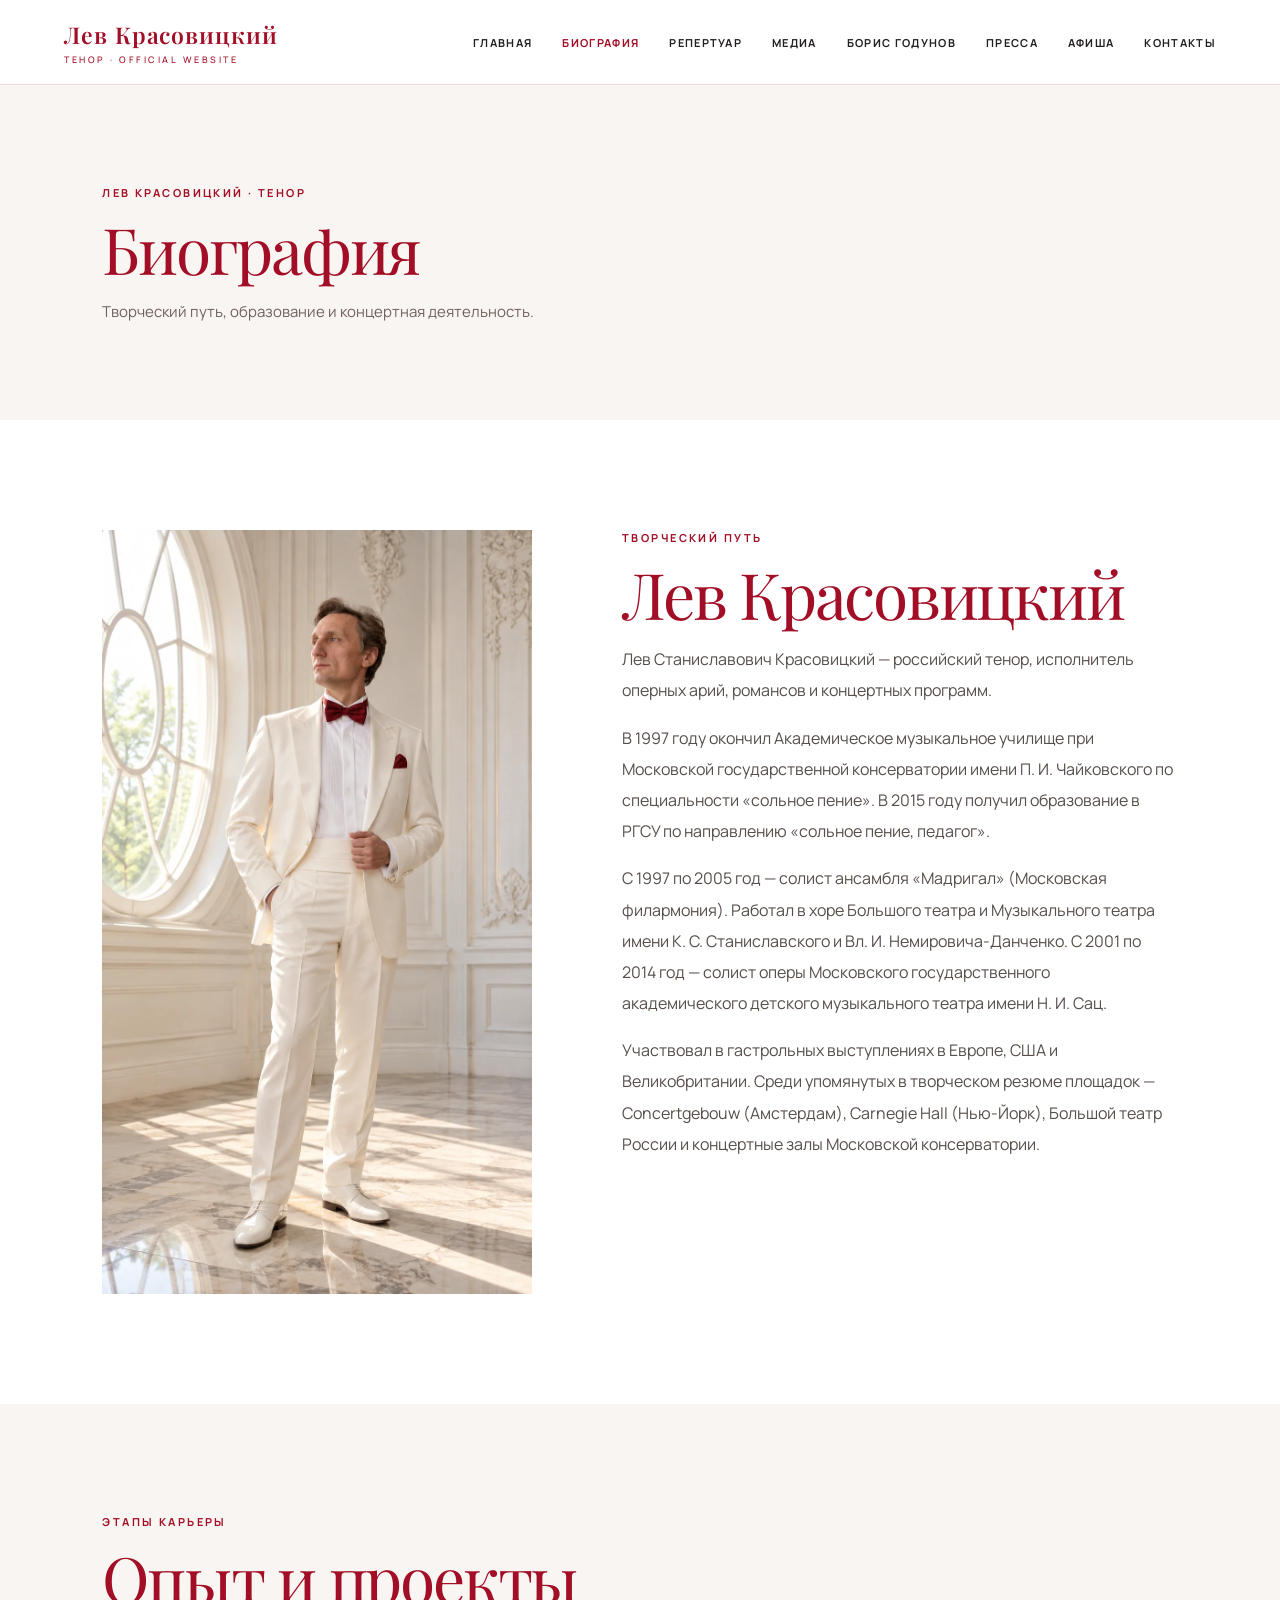
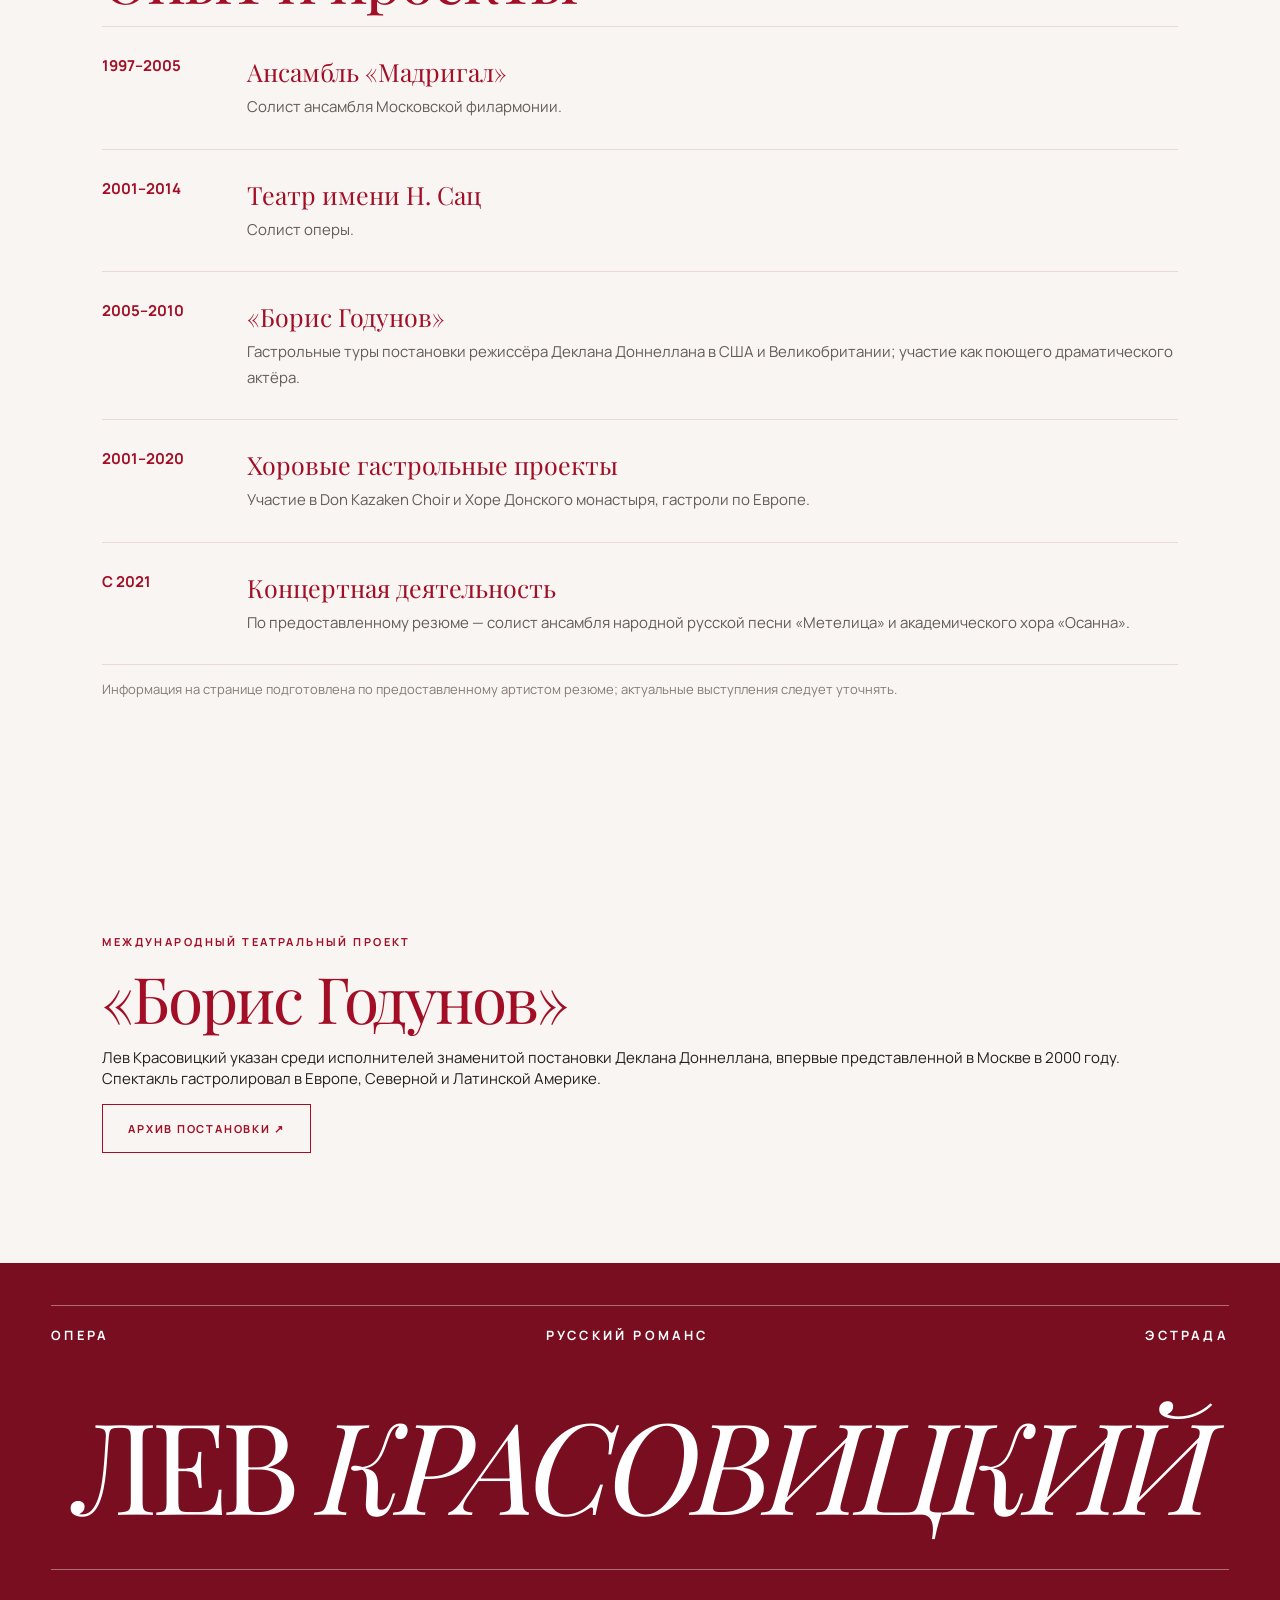
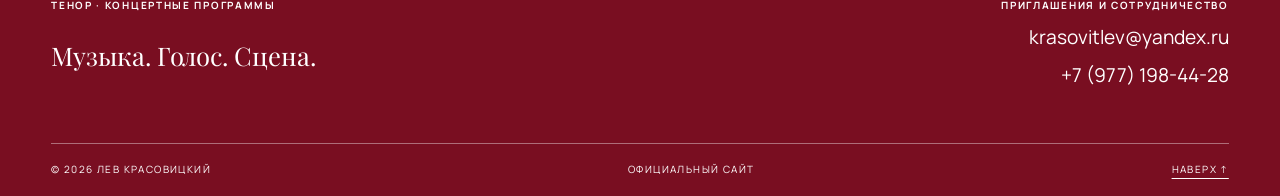
<file: about.html>
<!DOCTYPE html>

<html lang="ru"><head><meta charset="utf-8"/><meta content="width=device-width, initial-scale=1" name="viewport"/><meta content="#a20e26" name="theme-color"/><meta content="Лев Красовицкий — тенор. Опера, русский романс, концертные программы. Биография, репертуар, видео и контакты." name="description"/><title>Лев Красовицкий — тенор | Официальный сайт</title><link href="assets/css/site.css" rel="stylesheet"/></head><body><div class="preloader"><div>Лев Красовицкий<small>Тенор · Официальный сайт</small></div></div><header class="site-header"><a class="brand" href="index.html">Лев Красовицкий<small>Тенор · Official website</small></a><button aria-expanded="false" aria-label="Открыть меню" class="menu-button" type="button">☰</button><nav aria-label="Главное меню" class="nav"><a class="" href="index.html">Главная</a><a class="active" href="about.html">Биография</a><a class="" href="repertoire.html">Репертуар</a><a class="" href="media.html">Медиа</a><a href="godunov.html">Борис Годунов</a><a class="" href="press.html">Пресса</a><a class="" href="schedule.html">Афиша</a><a class="" href="contacts.html">Контакты</a></nav></header><main><div class="page-hero"><div class="eyebrow">Лев Красовицкий · Тенор</div><h1>Биография</h1><p>Творческий путь, образование и концертная деятельность.</p></div><section class="section two-col"><img alt="Лев Красовицкий" src="assets/img/white-full.webp"/><div class="prose"><div class="eyebrow">Творческий путь</div><h2>Лев Красовицкий</h2><p>Лев Станиславович Красовицкий — российский тенор, исполнитель оперных арий, романсов и концертных программ.</p><p>В 1997 году окончил Академическое музыкальное училище при Московской государственной консерватории имени П. И. Чайковского по специальности «сольное пение». В 2015 году получил образование в РГСУ по направлению «сольное пение, педагог».</p><p>С 1997 по 2005 год — солист ансамбля «Мадригал» (Московская филармония). Работал в хоре Большого театра и Музыкального театра имени К. С. Станиславского и Вл. И. Немировича-Данченко. С 2001 по 2014 год — солист оперы Московского государственного академического детского музыкального театра имени Н. И. Сац.</p><p>Участвовал в гастрольных выступлениях в Европе, США и Великобритании. Среди упомянутых в творческом резюме площадок — Concertgebouw (Амстердам), Carnegie Hall (Нью-Йорк), Большой театр России и концертные залы Московской консерватории.</p></div></section><section class="section light"><div class="eyebrow">Этапы карьеры</div><h2>Опыт и проекты</h2><div class="timeline"><div class="timeline-item"><strong>1997–2005</strong><div><h3>Ансамбль «Мадригал»</h3><p>Солист ансамбля Московской филармонии.</p></div></div><div class="timeline-item"><strong>2001–2014</strong><div><h3>Театр имени Н. Сац</h3><p>Солист оперы.</p></div></div><div class="timeline-item"><strong>2005–2010</strong><div><h3>«Борис Годунов»</h3><p>Гастрольные туры постановки режиссёра Деклана Доннеллана в США и Великобритании; участие как поющего драматического актёра.</p></div></div><div class="timeline-item"><strong>2001–2020</strong><div><h3>Хоровые гастрольные проекты</h3><p>Участие в Don Kazaken Choir и Хоре Донского монастыря, гастроли по Европе.</p></div></div><div class="timeline-item"><strong>С 2021</strong><div><h3>Концертная деятельность</h3><p>По предоставленному резюме — солист ансамбля народной русской песни «Метелица» и академического хора «Осанна».</p></div></div></div><p class="note">Информация на странице подготовлена по предоставленному артистом резюме; актуальные выступления следует уточнять.</p></section><section class="section light"><div class="eyebrow">Международный театральный проект</div><h2>«Борис Годунов»</h2><p>Лев Красовицкий указан среди исполнителей знаменитой постановки Деклана Доннеллана, впервые представленной в Москве в 2000 году. Спектакль гастролировал в Европе, Северной и Латинской Америке.</p><a class="btn outline" href="godunov.html">Архив постановки ↗</a></section></main><footer class="footer"><div class="footer-topline"><span>ОПЕРА</span><span>РУССКИЙ РОМАНС</span><span>ЭСТРАДА</span></div><div class="footer-masthead">ЛЕВ <span>КРАСОВИЦКИЙ</span></div><div class="footer-lower"><div><div class="footer-kicker">ТЕНОР · КОНЦЕРТНЫЕ ПРОГРАММЫ</div><p>Музыка. Голос. Сцена.</p></div><div class="footer-contact"><div class="footer-kicker">ПРИГЛАШЕНИЯ И СОТРУДНИЧЕСТВО</div><a href="mailto:krasovitlev@yandex.ru">krasovitlev@yandex.ru</a><a href="tel:+79771984428">+7 (977) 198-44-28</a></div></div><div class="footer-bottom"><span>© 2026 Лев Красовицкий</span><span>Официальный сайт</span><a href="index.html">НАВЕРХ ↑</a></div></footer><script src="assets/js/site.js"></script></body></html>
</file>
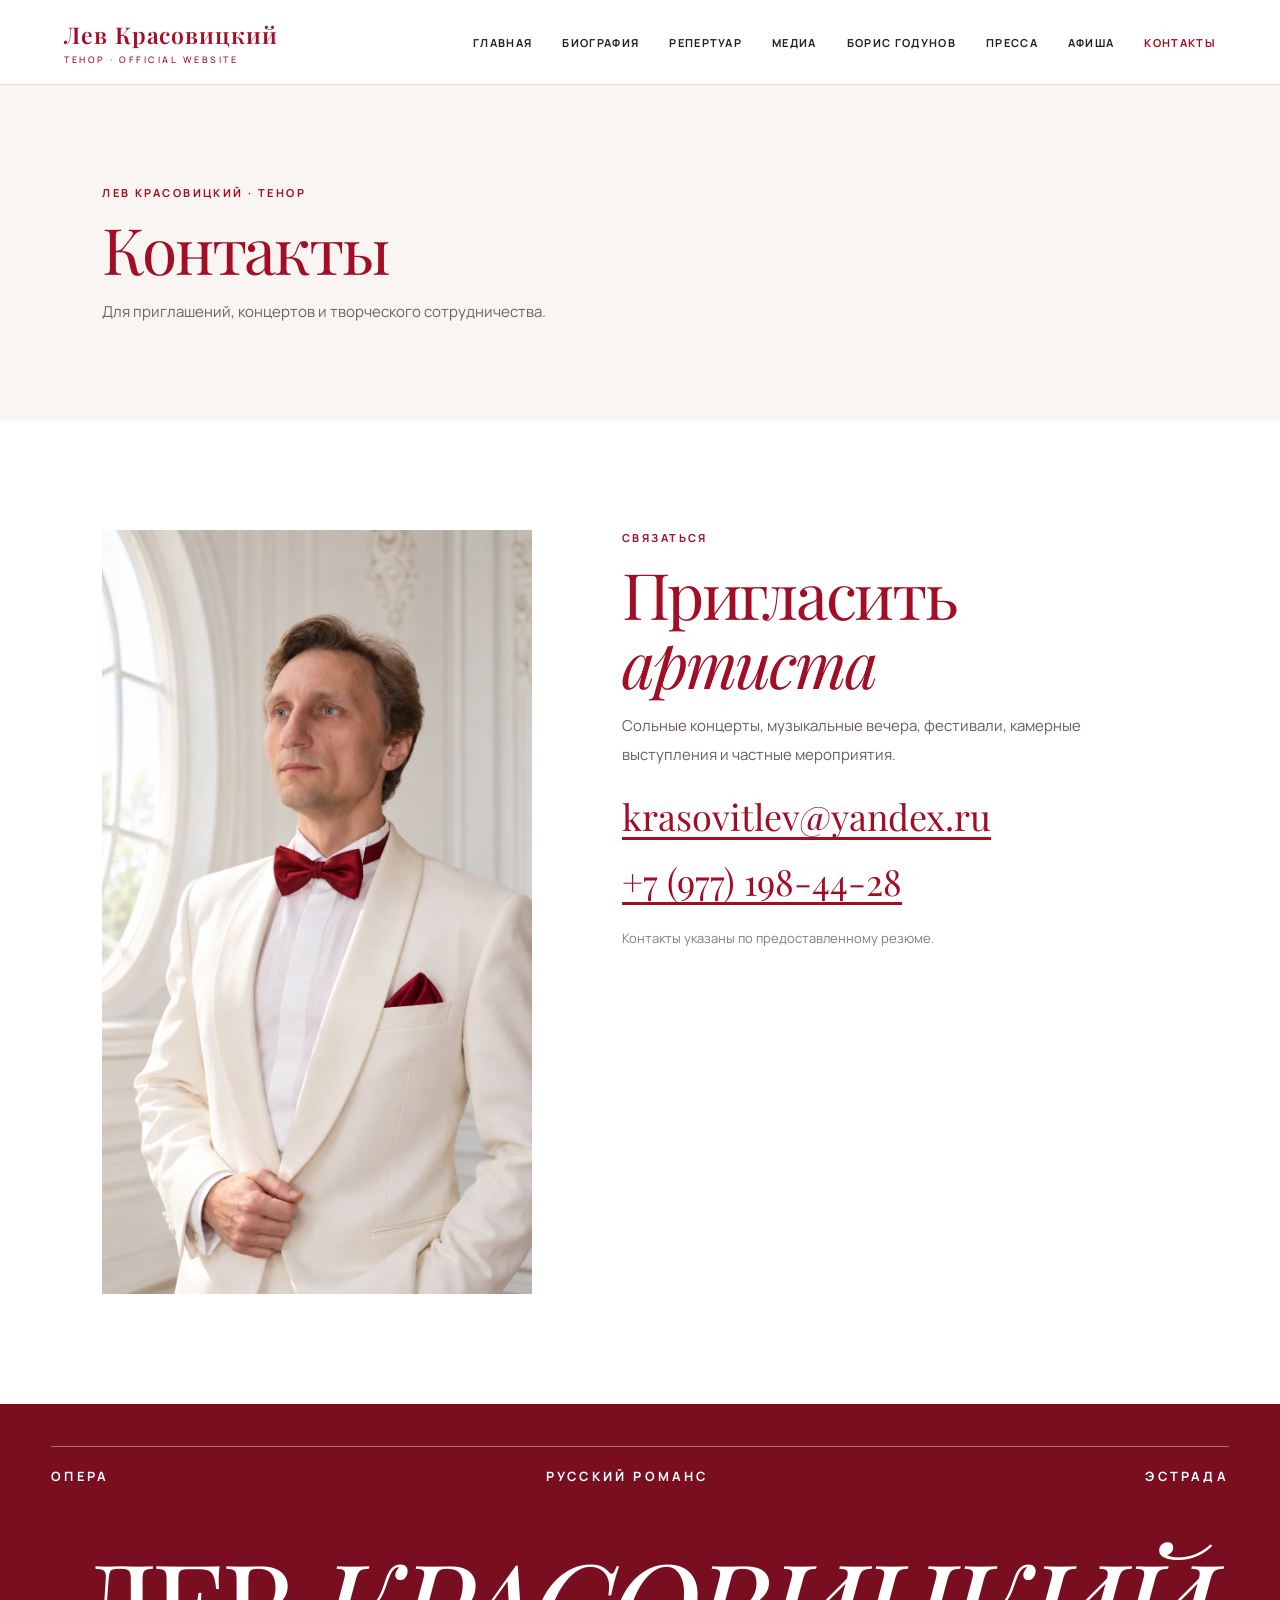
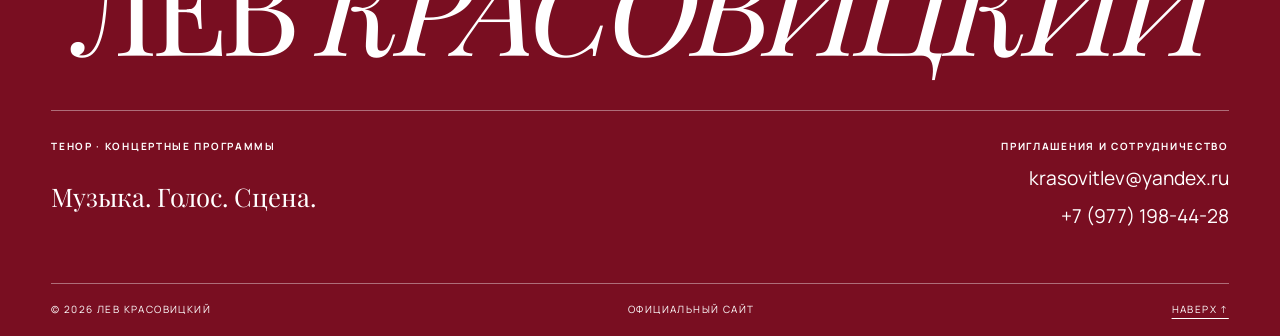
<file: contacts.html>
<!DOCTYPE html>

<html lang="ru"><head><meta charset="utf-8"/><meta content="width=device-width, initial-scale=1" name="viewport"/><meta content="#a20e26" name="theme-color"/><meta content="Лев Красовицкий — тенор. Опера, русский романс, концертные программы. Биография, репертуар, видео и контакты." name="description"/><title>Лев Красовицкий — тенор | Официальный сайт</title><link href="assets/css/site.css" rel="stylesheet"/></head><body><div class="preloader"><div>Лев Красовицкий<small>Тенор · Официальный сайт</small></div></div><header class="site-header"><a class="brand" href="index.html">Лев Красовицкий<small>Тенор · Official website</small></a><button aria-expanded="false" aria-label="Открыть меню" class="menu-button" type="button">☰</button><nav aria-label="Главное меню" class="nav"><a class="" href="index.html">Главная</a><a class="" href="about.html">Биография</a><a class="" href="repertoire.html">Репертуар</a><a class="" href="media.html">Медиа</a><a href="godunov.html">Борис Годунов</a><a class="" href="press.html">Пресса</a><a class="" href="schedule.html">Афиша</a><a class="active" href="contacts.html">Контакты</a></nav></header><main><div class="page-hero"><div class="eyebrow">Лев Красовицкий · Тенор</div><h1>Контакты</h1><p>Для приглашений, концертов и творческого сотрудничества.</p></div><section class="section two-col"><div><img alt="Лев Красовицкий" src="assets/img/white-close.webp"/></div><div><div class="eyebrow">Связаться</div><h2>Пригласить<br/><em>артиста</em></h2><p style="line-height:1.9;color:#6b5e5a">Сольные концерты, музыкальные вечера, фестивали, камерные выступления и частные мероприятия.</p><div class="contact-list"><div><a href="mailto:krasovitlev@yandex.ru">krasovitlev@yandex.ru</a></div><div><a href="tel:+79771984428">+7 (977) 198-44-28</a></div></div><p class="note">Контакты указаны по предоставленному резюме.</p></div></section></main><footer class="footer"><div class="footer-topline"><span>ОПЕРА</span><span>РУССКИЙ РОМАНС</span><span>ЭСТРАДА</span></div><div class="footer-masthead">ЛЕВ <span>КРАСОВИЦКИЙ</span></div><div class="footer-lower"><div><div class="footer-kicker">ТЕНОР · КОНЦЕРТНЫЕ ПРОГРАММЫ</div><p>Музыка. Голос. Сцена.</p></div><div class="footer-contact"><div class="footer-kicker">ПРИГЛАШЕНИЯ И СОТРУДНИЧЕСТВО</div><a href="mailto:krasovitlev@yandex.ru">krasovitlev@yandex.ru</a><a href="tel:+79771984428">+7 (977) 198-44-28</a></div></div><div class="footer-bottom"><span>© 2026 Лев Красовицкий</span><span>Официальный сайт</span><a href="index.html">НАВЕРХ ↑</a></div></footer><script src="assets/js/site.js"></script></body></html>
</file>
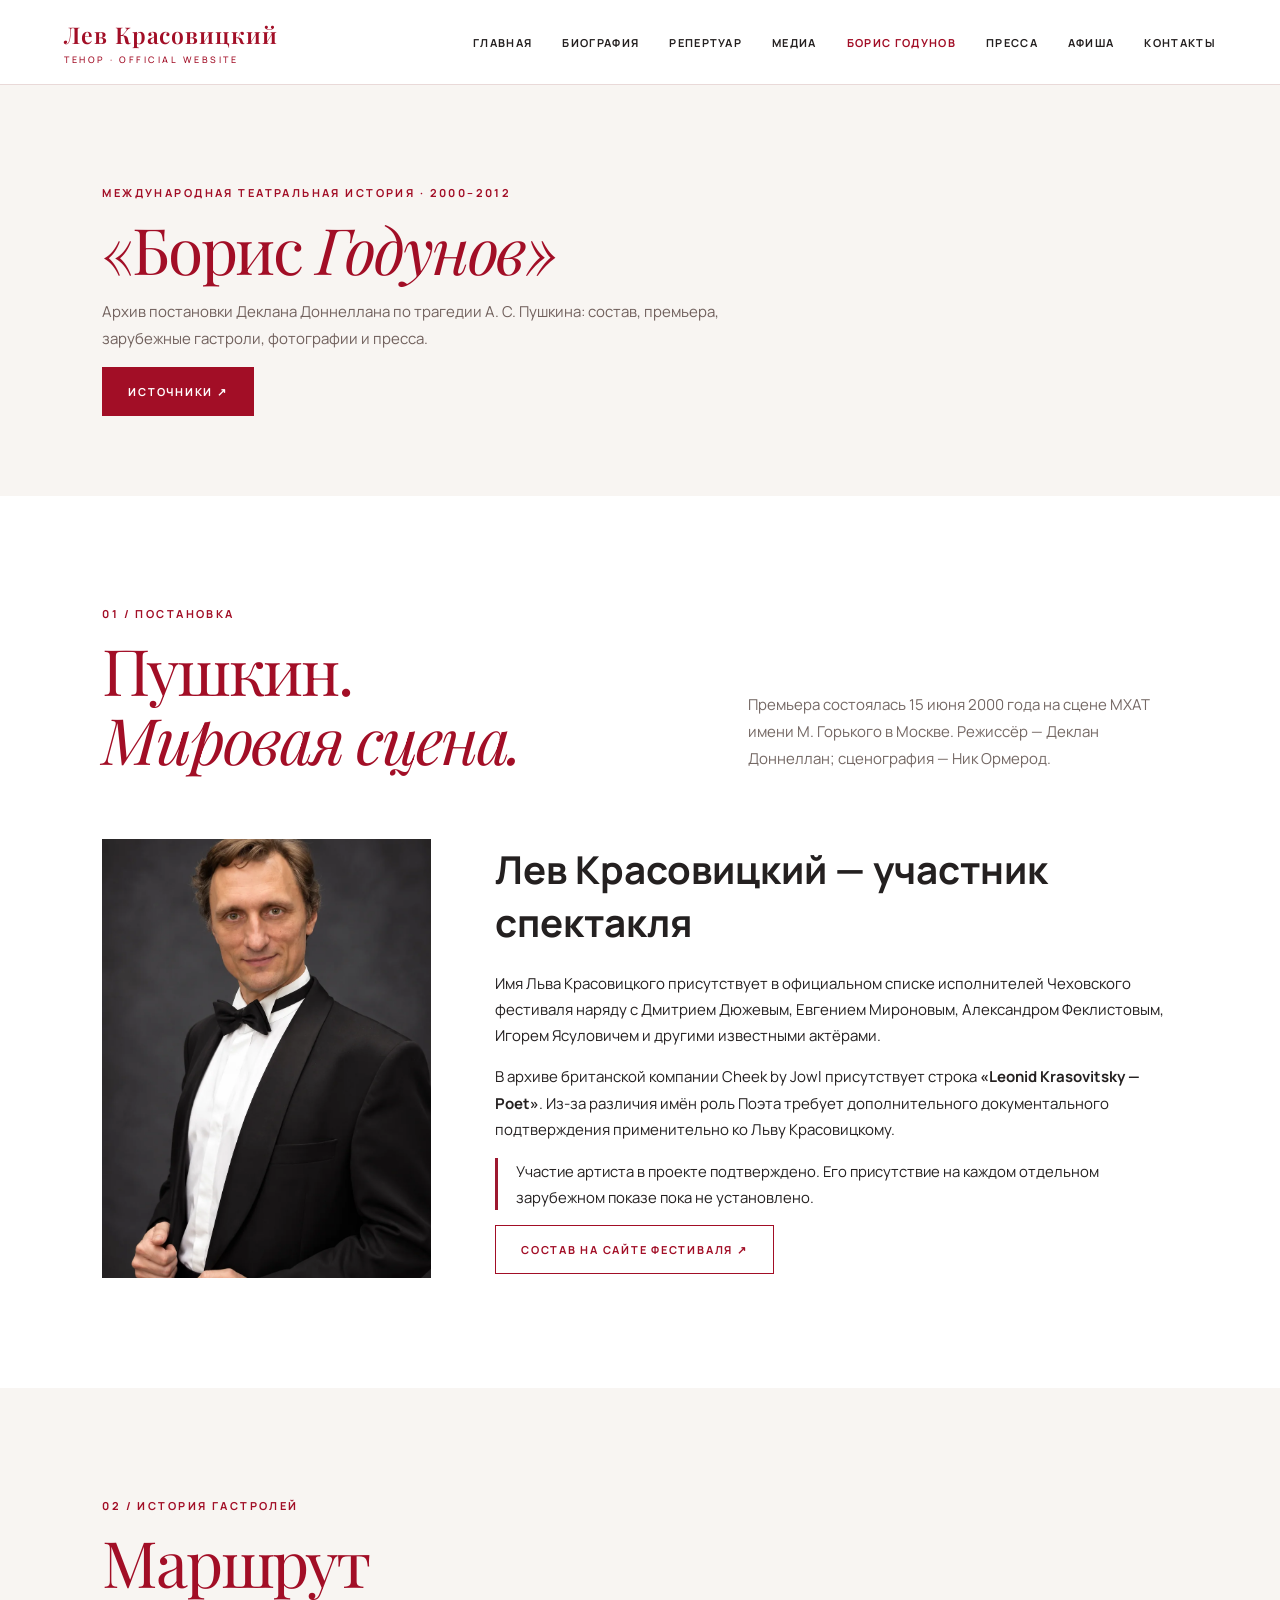
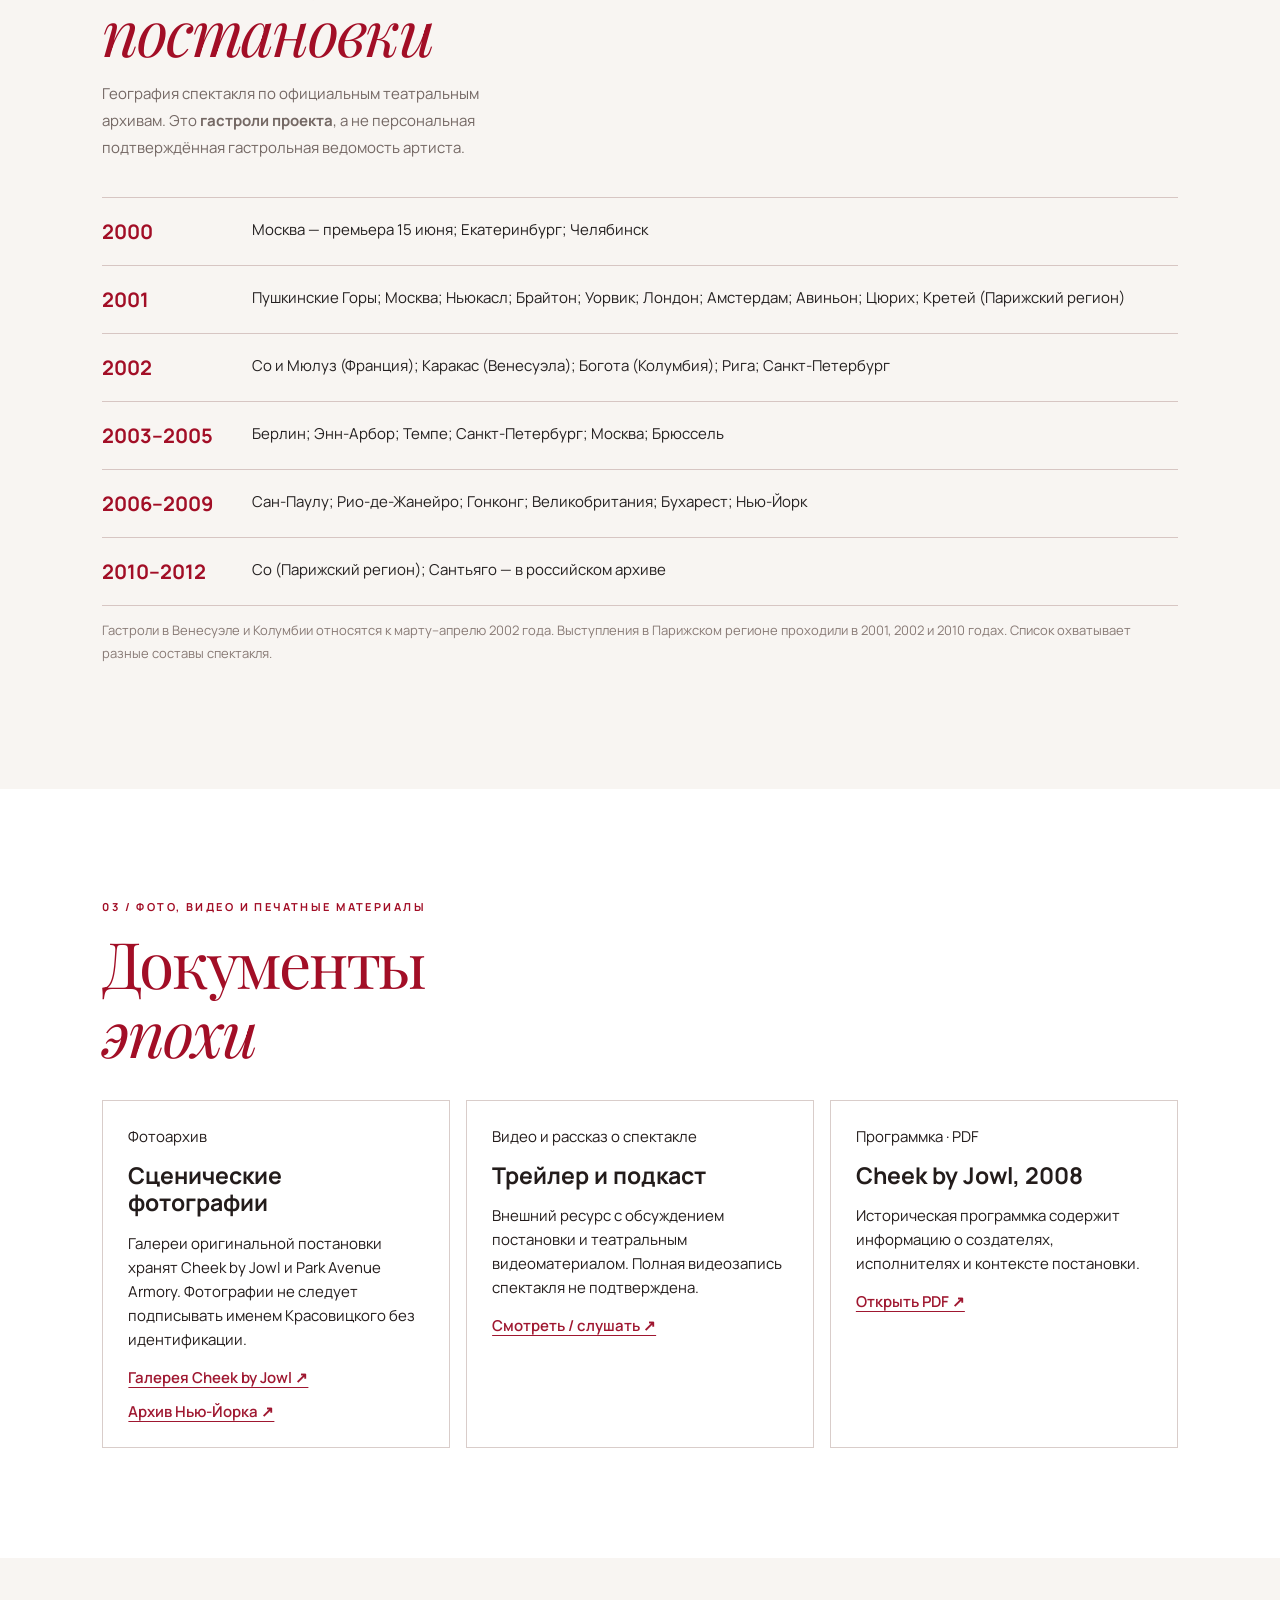
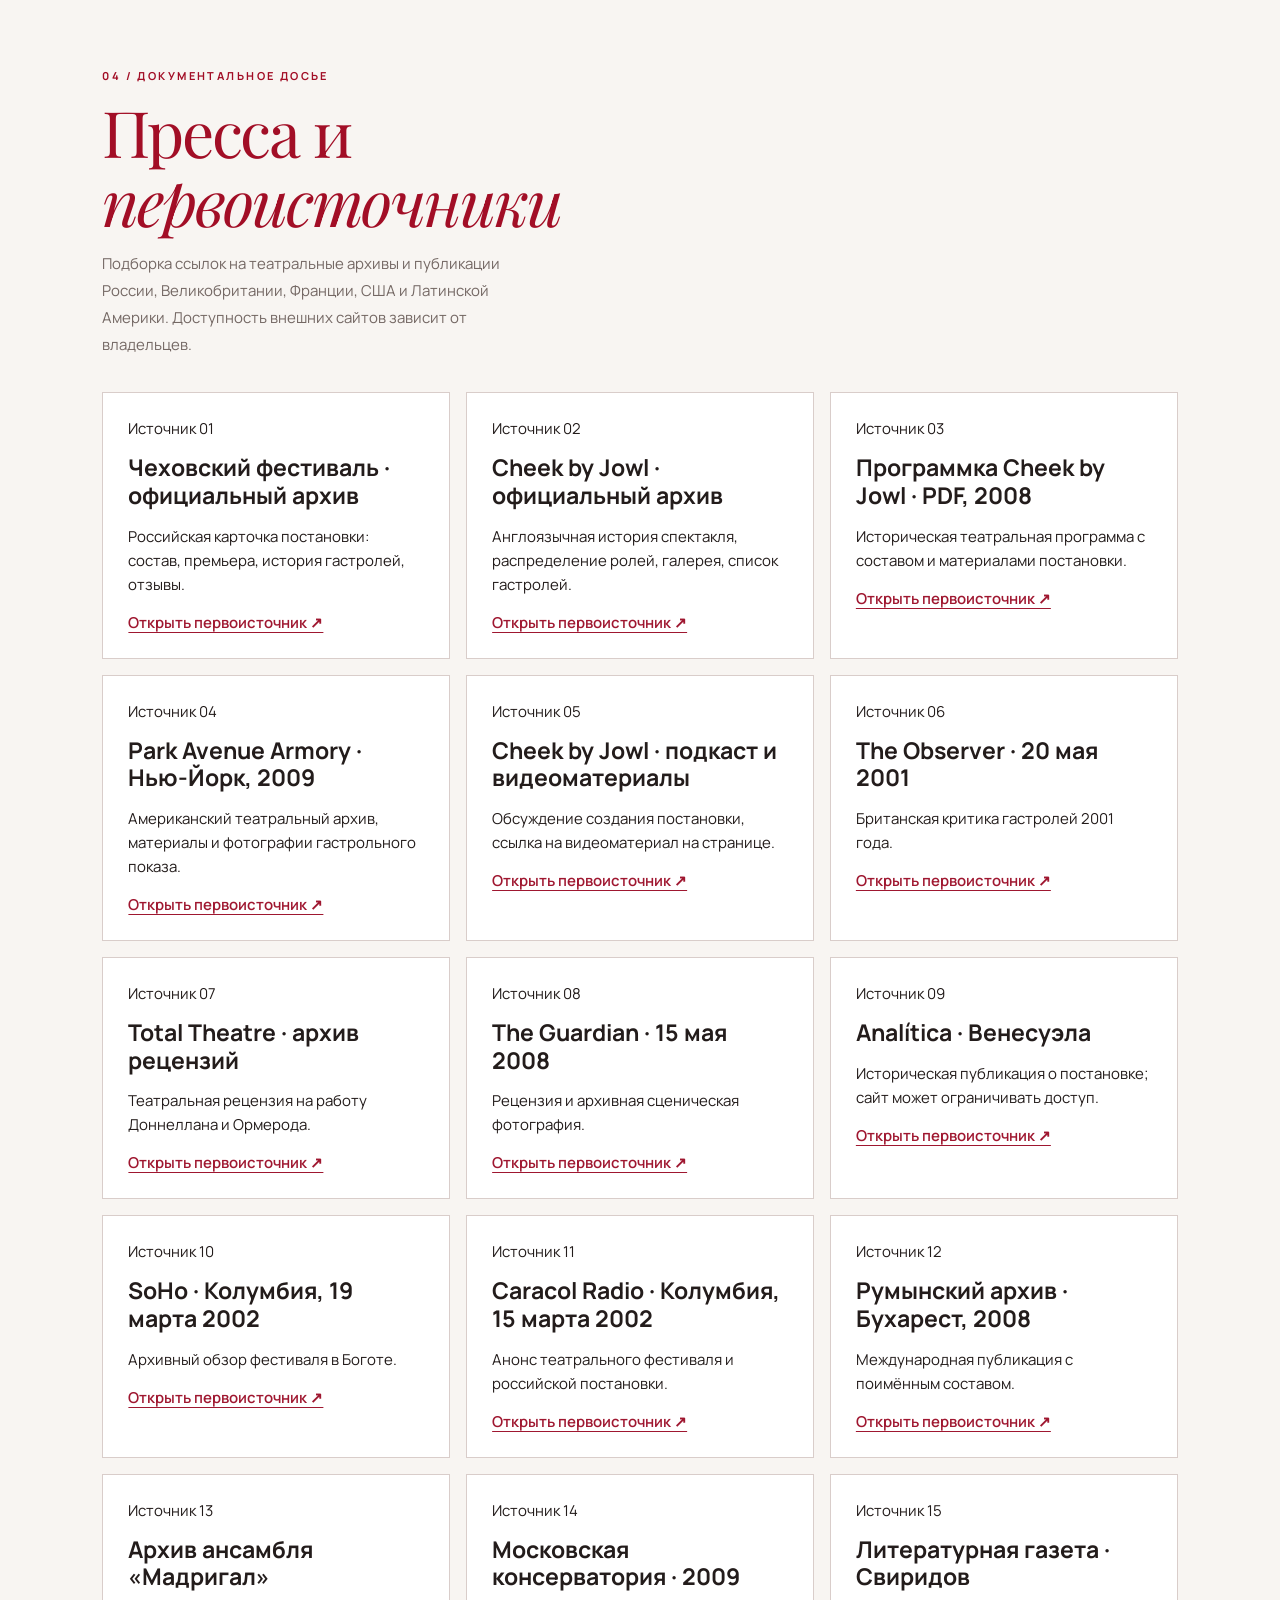
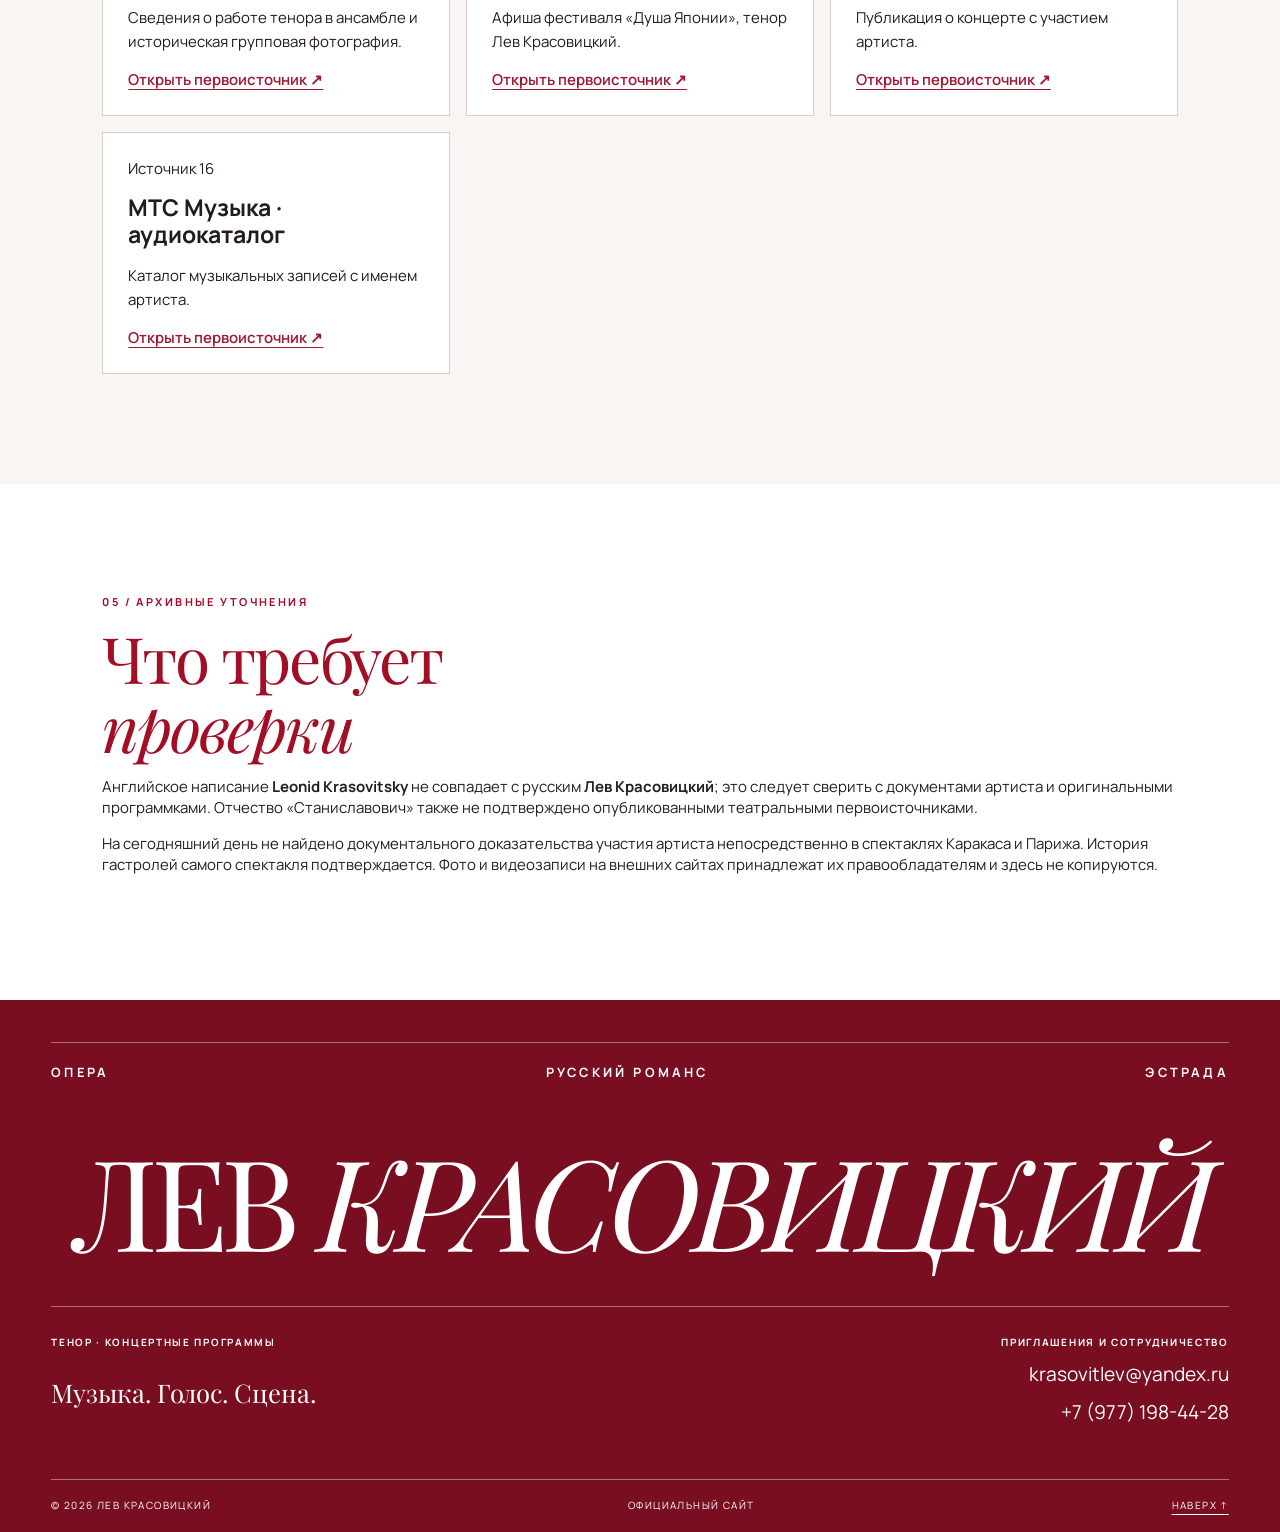
<file: godunov.html>
<!DOCTYPE html>

<html lang="ru"><head><meta charset="utf-8"/><meta content="width=device-width, initial-scale=1" name="viewport"/><meta content="#a20e26" name="theme-color"/><meta content="Лев Красовицкий и международный спектакль Борис Годунов: архив постановки Деклана Доннеллана, гастроли, пресса, фото, видео, программки." name="description"/><title>Борис Годунов — международный архив | Лев Красовицкий</title><link href="assets/css/site.css" rel="stylesheet"/></head><body><div class="preloader"><div>Лев Красовицкий<small>Тенор · Официальный сайт</small></div></div><header class="site-header"><a class="brand" href="index.html">Лев Красовицкий<small>Тенор · Official website</small></a><button aria-expanded="false" aria-label="Открыть меню" class="menu-button" type="button">☰</button><nav aria-label="Главное меню" class="nav"><a class="" href="index.html">Главная</a><a class="" href="about.html">Биография</a><a class="" href="repertoire.html">Репертуар</a><a class="" href="media.html">Медиа</a><a class="active" href="godunov.html">Борис Годунов</a><a class="" href="press.html">Пресса</a><a class="" href="schedule.html">Афиша</a><a class="" href="contacts.html">Контакты</a></nav></header><main><div class="page-hero"><div class="eyebrow">Международная театральная история · 2000–2012</div><h1>«Борис <em>Годунов»</em></h1><p>Архив постановки Деклана Доннеллана по трагедии А. С. Пушкина: состав, премьера, зарубежные гастроли, фотографии и пресса.</p><a class="btn" href="#sources">Источники ↗</a></div>
<section class="section"><div class="section-intro"><div><div class="eyebrow">01 / Постановка</div><h2>Пушкин.<br/><em>Мировая сцена.</em></h2></div><p class="section-desc">Премьера состоялась 15 июня 2000 года на сцене МХАТ имени М. Горького в Москве. Режиссёр — Деклан Доннеллан; сценография — Ник Ормерод.</p></div><div class="archive-feature"><div><img alt="Лев Красовицкий — портрет" src="assets/img/black-portrait.webp"/></div><div><h3>Лев Красовицкий — участник спектакля</h3><p>Имя Льва Красовицкого присутствует в официальном списке исполнителей Чеховского фестиваля наряду с Дмитрием Дюжевым, Евгением Мироновым, Александром Феклистовым, Игорем Ясуловичем и другими известными актёрами.</p><p>В архиве британской компании Cheek by Jowl присутствует строка <strong>«Leonid Krasovitsky — Poet»</strong>. Из-за различия имён роль Поэта требует дополнительного документального подтверждения применительно ко Льву Красовицкому.</p><p class="archive-notice">Участие артиста в проекте подтверждено. Его присутствие на каждом отдельном зарубежном показе пока не установлено.</p><a class="btn outline" href="https://chekhovfest.ru/festival/projects/performances/boris-godunov/" rel="noopener noreferrer" target="_blank">Состав на сайте фестиваля ↗</a></div></div></section>
<section class="section light"><div class="eyebrow">02 / История гастролей</div><h2>Маршрут<br/><em>постановки</em></h2><p class="section-desc">География спектакля по официальным театральным архивам. Это <strong>гастроли проекта</strong>, а не персональная подтверждённая гастрольная ведомость артиста.</p><div class="archive-timeline"><div class="archive-time"><strong>2000</strong><p>Москва — премьера 15 июня; Екатеринбург; Челябинск</p></div><div class="archive-time"><strong>2001</strong><p>Пушкинские Горы; Москва; Ньюкасл; Брайтон; Уорвик; Лондон; Амстердам; Авиньон; Цюрих; Кретей (Парижский регион)</p></div><div class="archive-time"><strong>2002</strong><p>Со и Мюлуз (Франция); Каракас (Венесуэла); Богота (Колумбия); Рига; Санкт-Петербург</p></div><div class="archive-time"><strong>2003–2005</strong><p>Берлин; Энн-Арбор; Темпе; Санкт-Петербург; Москва; Брюссель</p></div><div class="archive-time"><strong>2006–2009</strong><p>Сан-Паулу; Рио-де-Жанейро; Гонконг; Великобритания; Бухарест; Нью-Йорк</p></div><div class="archive-time"><strong>2010–2012</strong><p>Со (Парижский регион); Сантьяго — в российском архиве</p></div></div><p class="note">Гастроли в Венесуэле и Колумбии относятся к марту–апрелю 2002 года. Выступления в Парижском регионе проходили в 2001, 2002 и 2010 годах. Список охватывает разные составы спектакля.</p></section>
<section class="section"><div class="eyebrow">03 / Фото, видео и печатные материалы</div><h2>Документы<br/><em>эпохи</em></h2><div class="archive-links"><article class="archive-card"><div class="small">Фотоархив</div><h3>Сценические фотографии</h3><p>Галереи оригинальной постановки хранят Cheek by Jowl и Park Avenue Armory. Фотографии не следует подписывать именем Красовицкого без идентификации.</p><a href="https://www.cheekbyjowl.com/productions/boris-godunov/" rel="noopener noreferrer" target="_blank">Галерея Cheek by Jowl ↗</a><a href="https://www.armoryonpark.org/season-events/2009-season/boris-godunov/" rel="noopener noreferrer" target="_blank">Архив Нью-Йорка ↗</a></article><article class="archive-card"><div class="small">Видео и рассказ о спектакле</div><h3>Трейлер и подкаст</h3><p>Внешний ресурс с обсуждением постановки и театральным видеоматериалом. Полная видеозапись спектакля не подтверждена.</p><a href="https://www.cheekbyjowl.com/podcast/s2-episode-7-boris-godunov/" rel="noopener noreferrer" target="_blank">Смотреть / слушать ↗</a></article><article class="archive-card"><div class="small">Программка · PDF</div><h3>Cheek by Jowl, 2008</h3><p>Историческая программка содержит информацию о создателях, исполнителях и контексте постановки.</p><a href="https://www.cheekbyjowl.com/wp-content/uploads/2019/02/CbyJ_prog-08-ART-Apr21-single-pages.pdf" rel="noopener noreferrer" target="_blank">Открыть PDF ↗</a></article></div></section>
<section class="section light" id="sources"><div class="eyebrow">04 / Документальное досье</div><h2>Пресса и<br/><em>первоисточники</em></h2><p class="section-desc">Подборка ссылок на театральные архивы и публикации России, Великобритании, Франции, США и Латинской Америки. Доступность внешних сайтов зависит от владельцев.</p><div class="archive-links"><article class="archive-card reveal"><div class="small">Источник 01</div><h3>Чеховский фестиваль · официальный архив</h3><p>Российская карточка постановки: состав, премьера, история гастролей, отзывы.</p><a href="https://chekhovfest.ru/festival/projects/performances/boris-godunov/" rel="noopener noreferrer" target="_blank">Открыть первоисточник ↗</a></article><article class="archive-card reveal"><div class="small">Источник 02</div><h3>Cheek by Jowl · официальный архив</h3><p>Англоязычная история спектакля, распределение ролей, галерея, список гастролей.</p><a href="https://www.cheekbyjowl.com/productions/boris-godunov/" rel="noopener noreferrer" target="_blank">Открыть первоисточник ↗</a></article><article class="archive-card reveal"><div class="small">Источник 03</div><h3>Программка Cheek by Jowl · PDF, 2008</h3><p>Историческая театральная программа с составом и материалами постановки.</p><a href="https://www.cheekbyjowl.com/wp-content/uploads/2019/02/CbyJ_prog-08-ART-Apr21-single-pages.pdf" rel="noopener noreferrer" target="_blank">Открыть первоисточник ↗</a></article><article class="archive-card reveal"><div class="small">Источник 04</div><h3>Park Avenue Armory · Нью-Йорк, 2009</h3><p>Американский театральный архив, материалы и фотографии гастрольного показа.</p><a href="https://www.armoryonpark.org/season-events/2009-season/boris-godunov/" rel="noopener noreferrer" target="_blank">Открыть первоисточник ↗</a></article><article class="archive-card reveal"><div class="small">Источник 05</div><h3>Cheek by Jowl · подкаст и видеоматериалы</h3><p>Обсуждение создания постановки, ссылка на видеоматериал на странице.</p><a href="https://www.cheekbyjowl.com/podcast/s2-episode-7-boris-godunov/" rel="noopener noreferrer" target="_blank">Открыть первоисточник ↗</a></article><article class="archive-card reveal"><div class="small">Источник 06</div><h3>The Observer · 20 мая 2001</h3><p>Британская критика гастролей 2001 года.</p><a href="https://www.theguardian.com/theobserver/2001/may/20/features.review37" rel="noopener noreferrer" target="_blank">Открыть первоисточник ↗</a></article><article class="archive-card reveal"><div class="small">Источник 07</div><h3>Total Theatre · архив рецензий</h3><p>Театральная рецензия на работу Доннеллана и Ормерода.</p><a href="https://www.totaltheatre.org.uk/archive/reviews/donnellanormerod-boris-godunov" rel="noopener noreferrer" target="_blank">Открыть первоисточник ↗</a></article><article class="archive-card reveal"><div class="small">Источник 08</div><h3>The Guardian · 15 мая 2008</h3><p>Рецензия и архивная сценическая фотография.</p><a href="https://www.theguardian.com/stage/2008/may/15/theatre" rel="noopener noreferrer" target="_blank">Открыть первоисточник ↗</a></article><article class="archive-card reveal"><div class="small">Источник 09</div><h3>Analítica · Венесуэла</h3><p>Историческая публикация о постановке; сайт может ограничивать доступ.</p><a href="https://www.analitica.com/entretenimiento/rusia-boris-godunov/" rel="noopener noreferrer" target="_blank">Открыть первоисточник ↗</a></article><article class="archive-card reveal"><div class="small">Источник 10</div><h3>SoHo · Колумбия, 19 марта 2002</h3><p>Архивный обзор фестиваля в Боготе.</p><a href="https://www.soho.co/historias/articulo/manos-a-la-obra/4507/" rel="noopener noreferrer" target="_blank">Открыть первоисточник ↗</a></article><article class="archive-card reveal"><div class="small">Источник 11</div><h3>Caracol Radio · Колумбия, 15 марта 2002</h3><p>Анонс театрального фестиваля и российской постановки.</p><a href="https://caracol.com.co/radio/2002/03/15/bogota/1016146800_031907.html" rel="noopener noreferrer" target="_blank">Открыть первоисточник ↗</a></article><article class="archive-card reveal"><div class="small">Источник 12</div><h3>Румынский архив · Бухарест, 2008</h3><p>Международная публикация с поимённым составом.</p><a href="https://agenda.liternet.ro/articol/8118/Comunicat-de-presa/Boris-Godunov-in-Festivalul-Uniunii-Teatrelor-din-Europa-2008.html" rel="noopener noreferrer" target="_blank">Открыть первоисточник ↗</a></article><article class="archive-card reveal"><div class="small">Источник 13</div><h3>Архив ансамбля «Мадригал»</h3><p>Сведения о работе тенора в ансамбле и историческая групповая фотография.</p><a href="https://early-music.narod.ru/perfomer/perfomers/madrigal.htm" rel="noopener noreferrer" target="_blank">Открыть первоисточник ↗</a></article><article class="archive-card reveal"><div class="small">Источник 14</div><h3>Московская консерватория · 2009</h3><p>Афиша фестиваля «Душа Японии», тенор Лев Красовицкий.</p><a href="https://www.mosconsv.ru/en/eventdet/27107" rel="noopener noreferrer" target="_blank">Открыть первоисточник ↗</a></article><article class="archive-card reveal"><div class="small">Источник 15</div><h3>Литературная газета · Свиридов</h3><p>Публикация о концерте с участием артиста.</p><a href="https://lgz.ru/article/samyy-literaturnyy-kompozitor/" rel="noopener noreferrer" target="_blank">Открыть первоисточник ↗</a></article><article class="archive-card reveal"><div class="small">Источник 16</div><h3>МТС Музыка · аудиокаталог</h3><p>Каталог музыкальных записей с именем артиста.</p><a href="https://music.mts.ru/artist/15577587" rel="noopener noreferrer" target="_blank">Открыть первоисточник ↗</a></article></div></section><section class="section"><div class="eyebrow">05 / Архивные уточнения</div><h2>Что требует<br/><em>проверки</em></h2><p>Английское написание <strong>Leonid Krasovitsky</strong> не совпадает с русским <strong>Лев Красовицкий</strong>; это следует сверить с документами артиста и оригинальными программками. Отчество «Станиславович» также не подтверждено опубликованными театральными первоисточниками.</p><p>На сегодняшний день не найдено документального доказательства участия артиста непосредственно в спектаклях Каракаса и Парижа. История гастролей самого спектакля подтверждается. Фото и видеозаписи на внешних сайтах принадлежат их правообладателям и здесь не копируются.</p></section></main><footer class="footer"><div class="footer-topline"><span>ОПЕРА</span><span>РУССКИЙ РОМАНС</span><span>ЭСТРАДА</span></div><div class="footer-masthead">ЛЕВ <span>КРАСОВИЦКИЙ</span></div><div class="footer-lower"><div><div class="footer-kicker">ТЕНОР · КОНЦЕРТНЫЕ ПРОГРАММЫ</div><p>Музыка. Голос. Сцена.</p></div><div class="footer-contact"><div class="footer-kicker">ПРИГЛАШЕНИЯ И СОТРУДНИЧЕСТВО</div><a href="mailto:krasovitlev@yandex.ru">krasovitlev@yandex.ru</a><a href="tel:+79771984428">+7 (977) 198-44-28</a></div></div><div class="footer-bottom"><span>© 2026 Лев Красовицкий</span><span>Официальный сайт</span><a href="index.html">НАВЕРХ ↑</a></div></footer><script src="assets/js/site.js"></script></body></html>
</file>
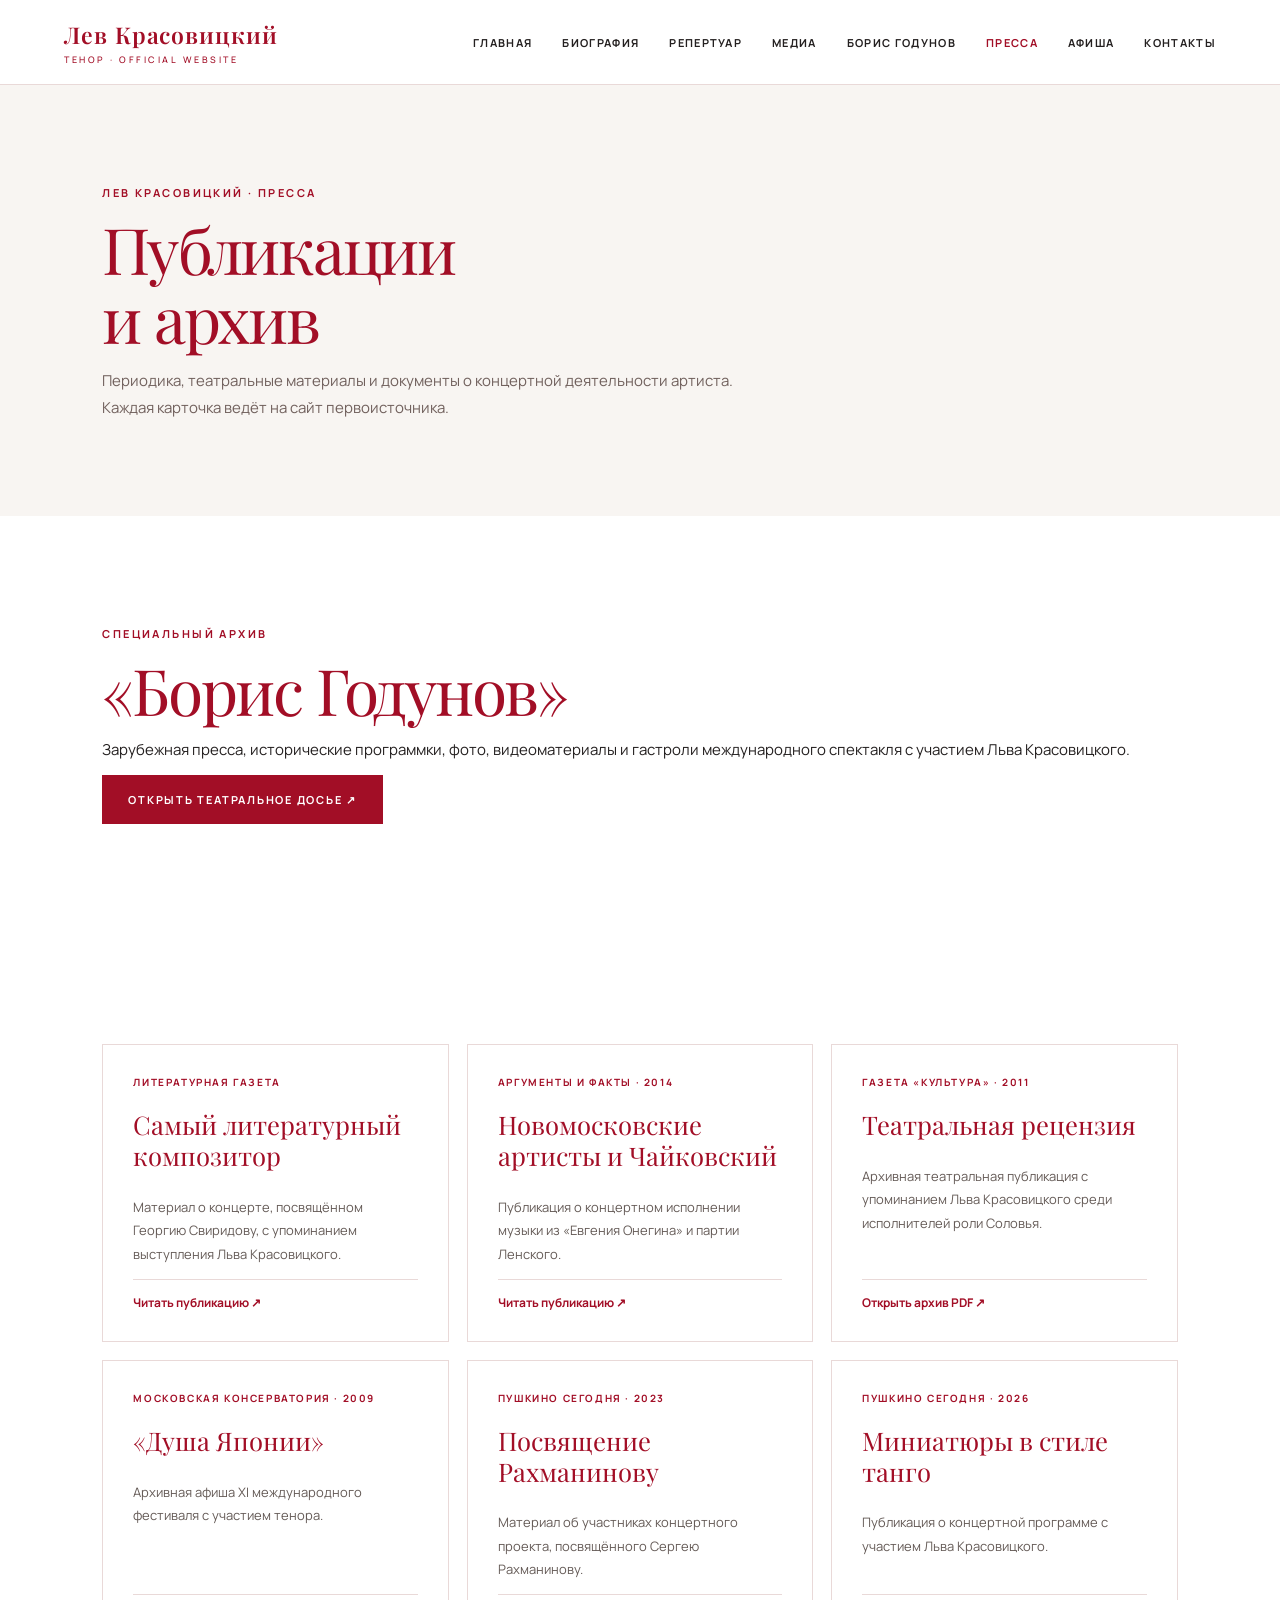
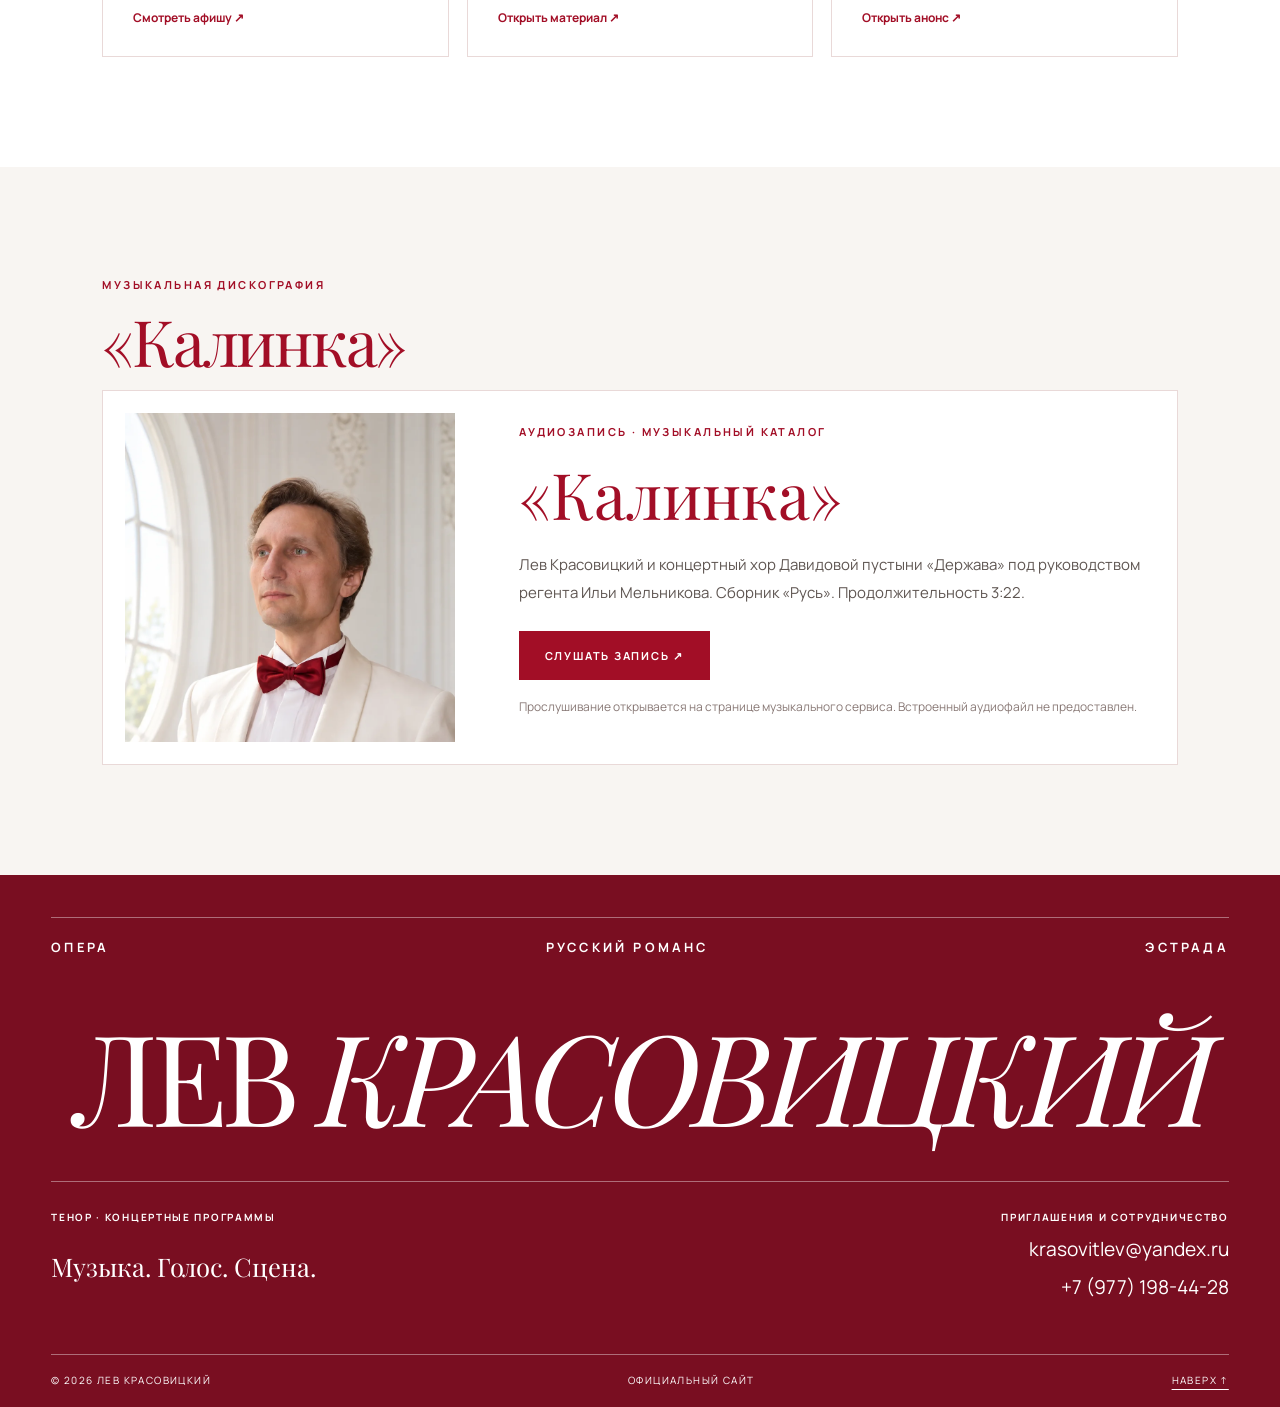
<file: press.html>
<!DOCTYPE html>

<html lang="ru"><head><meta charset="utf-8"/><meta content="width=device-width, initial-scale=1" name="viewport"/><meta content="#a20e26" name="theme-color"/><meta content="Лев Красовицкий — тенор. Опера, русский романс, концертные программы. Биография, репертуар, видео и контакты." name="description"/><title>Лев Красовицкий — тенор | Официальный сайт</title><link href="assets/css/site.css" rel="stylesheet"/></head><body><div class="preloader"><div>Лев Красовицкий<small>Тенор · Официальный сайт</small></div></div><header class="site-header"><a class="brand" href="index.html">Лев Красовицкий<small>Тенор · Official website</small></a><button aria-expanded="false" aria-label="Открыть меню" class="menu-button" type="button">☰</button><nav aria-label="Главное меню" class="nav"><a class="" href="index.html">Главная</a><a class="" href="about.html">Биография</a><a class="" href="repertoire.html">Репертуар</a><a class="" href="media.html">Медиа</a><a href="godunov.html">Борис Годунов</a><a class="active" href="press.html">Пресса</a><a class="" href="schedule.html">Афиша</a><a class="" href="contacts.html">Контакты</a></nav></header><main><div class="page-hero"><div class="eyebrow">Лев Красовицкий · Пресса</div><h1>Публикации<br/>и архив</h1><p>Периодика, театральные материалы и документы о концертной деятельности артиста. Каждая карточка ведёт на сайт первоисточника.</p></div><section class="section archive-press-note"><div class="eyebrow">Специальный архив</div><h2>«Борис Годунов»</h2><p>Зарубежная пресса, исторические программки, фото, видеоматериалы и гастроли международного спектакля с участием Льва Красовицкого.</p><a class="btn" href="godunov.html">Открыть театральное досье ↗</a></section><section class="section"><div class="press-grid">
<article class="press-card reveal"><div class="press-source">Литературная газета</div><h3>Самый литературный композитор</h3><p>Материал о концерте, посвящённом Георгию Свиридову, с упоминанием выступления Льва Красовицкого.</p><a href="https://lgz.ru/article/samyy-literaturnyy-kompozitor/" rel="noopener noreferrer" target="_blank">Читать публикацию ↗</a></article>
<article class="press-card reveal"><div class="press-source">Аргументы и факты · 2014</div><h3>Новомосковские артисты и Чайковский</h3><p>Публикация о концертном исполнении музыки из «Евгения Онегина» и партии Ленского.</p><a href="https://tula.aif.ru/culture/events/1168665" rel="noopener noreferrer" target="_blank">Читать публикацию ↗</a></article>
<article class="press-card reveal"><div class="press-source">Газета «Культура» · 2011</div><h3>Театральная рецензия</h3><p>Архивная театральная публикация с упоминанием Льва Красовицкого среди исполнителей роли Соловья.</p><a href="https://portal-kultura.ru/upload/iblock/ea8/2011_03_17_08.pdf" rel="noopener noreferrer" target="_blank">Открыть архив PDF ↗</a></article>
<article class="press-card reveal"><div class="press-source">Московская консерватория · 2009</div><h3>«Душа Японии»</h3><p>Архивная афиша XI международного фестиваля с участием тенора.</p><a href="https://www.mosconsv.ru/en/eventdet/27107" rel="noopener noreferrer" target="_blank">Смотреть афишу ↗</a></article>
<article class="press-card reveal"><div class="press-source">Пушкино Сегодня · 2023</div><h3>Посвящение Рахманинову</h3><p>Материал об участниках концертного проекта, посвящённого Сергею Рахманинову.</p><a href="https://pushkino.tv/people/zhitar-ekaterina/" rel="noopener noreferrer" target="_blank">Открыть материал ↗</a></article>
<article class="press-card reveal"><div class="press-source">Пушкино Сегодня · 2026</div><h3>Миниатюры в стиле танго</h3><p>Публикация о концертной программе с участием Льва Красовицкого.</p><a href="https://pushkino.tv/news/otdykh-i-razvlecheniya/183525/" rel="noopener noreferrer" target="_blank">Открыть анонс ↗</a></article>
</div></section><section class="section light"><div class="eyebrow">Музыкальная дискография</div><h2>«Калинка»</h2><div class="audio-feature reveal"><div class="audio-art"><img alt="Лев Красовицкий — тенор" loading="lazy" src="assets/img/white-close.webp"/></div><div class="audio-copy"><div class="eyebrow">Аудиозапись · Музыкальный каталог</div><h3>«Калинка»</h3><p>Лев Красовицкий и концертный хор Давидовой пустыни «Держава» под руководством регента Ильи Мельникова. Сборник «Русь». Продолжительность 3:22.</p><a class="btn" href="https://music.mts.ru/artist/15577587" rel="noopener noreferrer" target="_blank">Слушать запись ↗</a><p class="audio-note">Прослушивание открывается на странице музыкального сервиса. Встроенный аудиофайл не предоставлен.</p></div></div></section></main><footer class="footer"><div class="footer-topline"><span>ОПЕРА</span><span>РУССКИЙ РОМАНС</span><span>ЭСТРАДА</span></div><div class="footer-masthead">ЛЕВ <span>КРАСОВИЦКИЙ</span></div><div class="footer-lower"><div><div class="footer-kicker">ТЕНОР · КОНЦЕРТНЫЕ ПРОГРАММЫ</div><p>Музыка. Голос. Сцена.</p></div><div class="footer-contact"><div class="footer-kicker">ПРИГЛАШЕНИЯ И СОТРУДНИЧЕСТВО</div><a href="mailto:krasovitlev@yandex.ru">krasovitlev@yandex.ru</a><a href="tel:+79771984428">+7 (977) 198-44-28</a></div></div><div class="footer-bottom"><span>© 2026 Лев Красовицкий</span><span>Официальный сайт</span><a href="index.html">НАВЕРХ ↑</a></div></footer><script src="assets/js/site.js"></script></body></html>
</file>
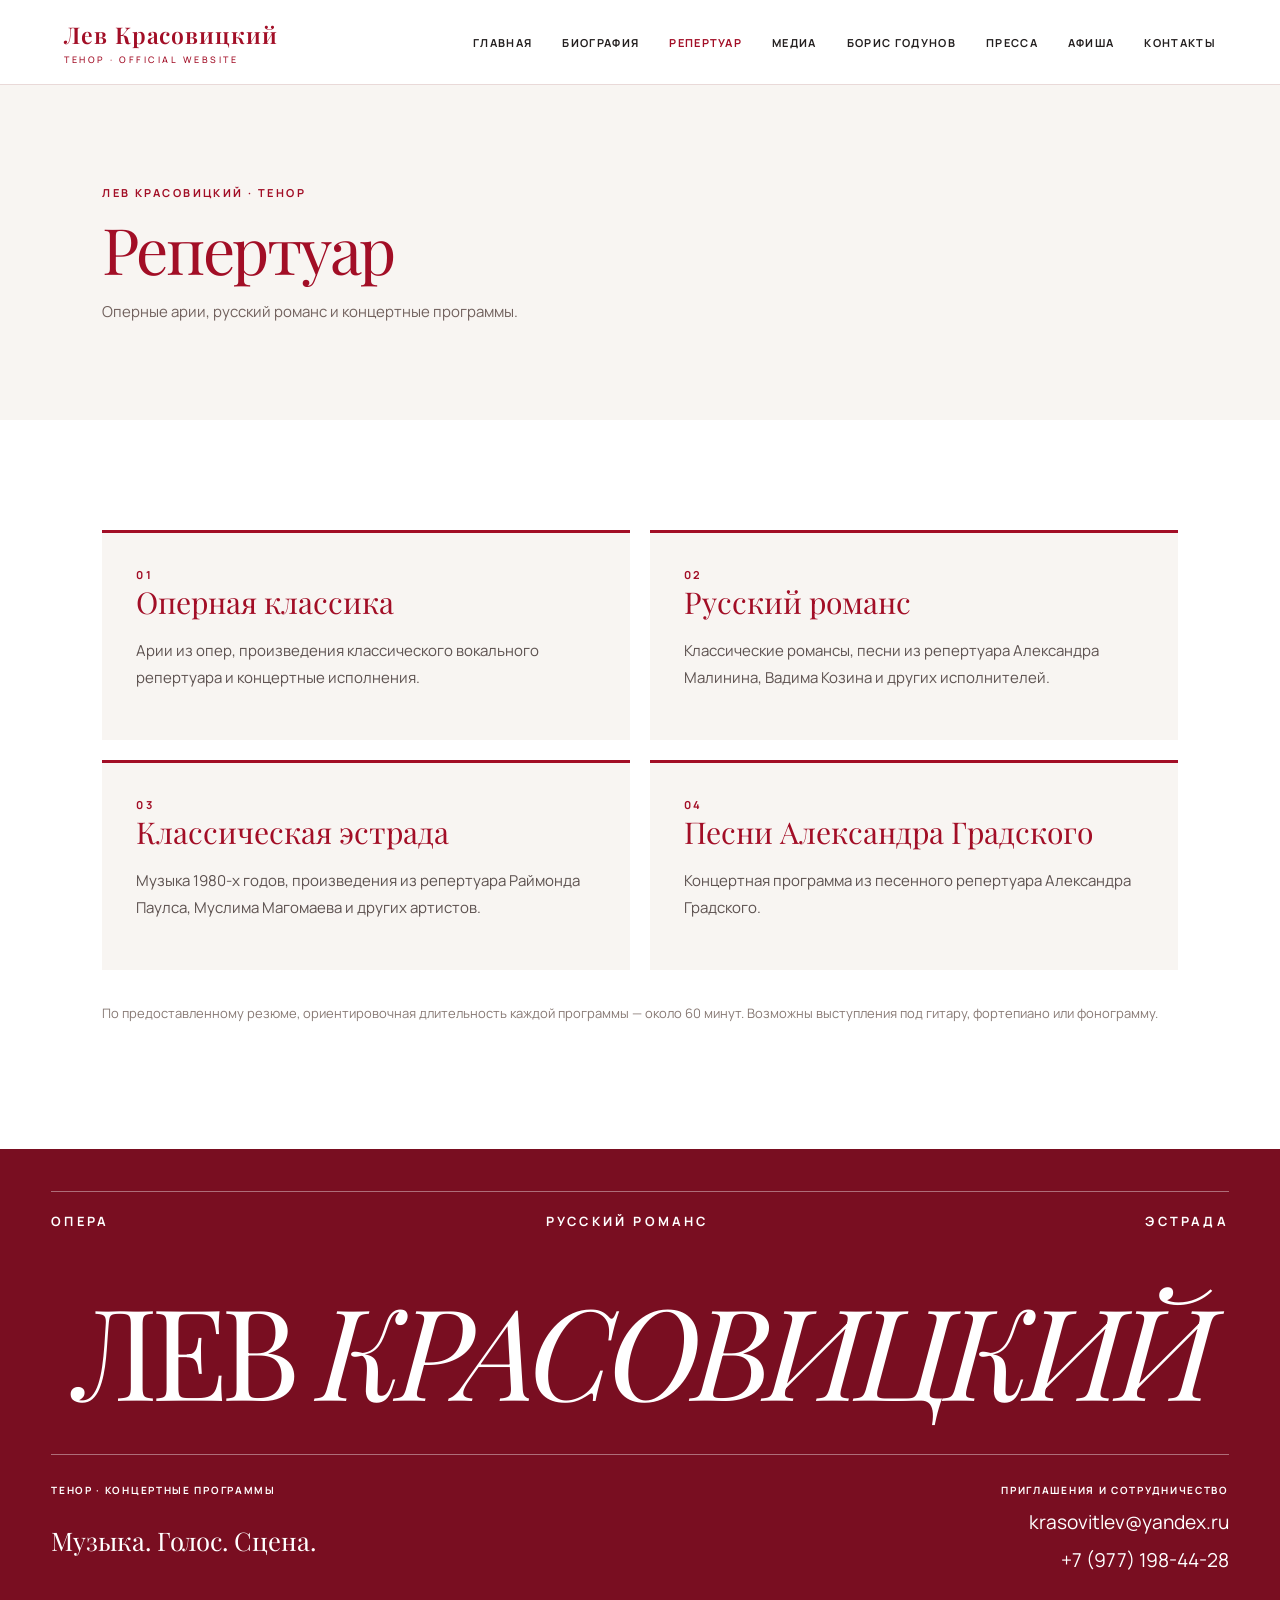
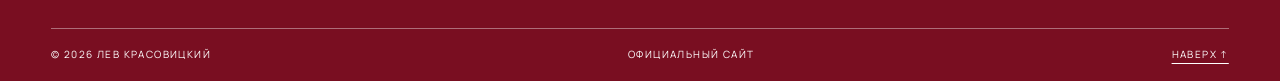
<file: repertoire.html>
<!DOCTYPE html>

<html lang="ru"><head><meta charset="utf-8"/><meta content="width=device-width, initial-scale=1" name="viewport"/><meta content="#a20e26" name="theme-color"/><meta content="Лев Красовицкий — тенор. Опера, русский романс, концертные программы. Биография, репертуар, видео и контакты." name="description"/><title>Лев Красовицкий — тенор | Официальный сайт</title><link href="assets/css/site.css" rel="stylesheet"/></head><body><div class="preloader"><div>Лев Красовицкий<small>Тенор · Официальный сайт</small></div></div><header class="site-header"><a class="brand" href="index.html">Лев Красовицкий<small>Тенор · Official website</small></a><button aria-expanded="false" aria-label="Открыть меню" class="menu-button" type="button">☰</button><nav aria-label="Главное меню" class="nav"><a class="" href="index.html">Главная</a><a class="" href="about.html">Биография</a><a class="active" href="repertoire.html">Репертуар</a><a class="" href="media.html">Медиа</a><a href="godunov.html">Борис Годунов</a><a class="" href="press.html">Пресса</a><a class="" href="schedule.html">Афиша</a><a class="" href="contacts.html">Контакты</a></nav></header><main><div class="page-hero"><div class="eyebrow">Лев Красовицкий · Тенор</div><h1>Репертуар</h1><p>Оперные арии, русский романс и концертные программы.</p></div><section class="section"><div class="rep-list"><div class="rep-item"><div class="eyebrow">01</div><h3>Оперная классика</h3><p>Арии из опер, произведения классического вокального репертуара и концертные исполнения.</p></div><div class="rep-item"><div class="eyebrow">02</div><h3>Русский романс</h3><p>Классические романсы, песни из репертуара Александра Малинина, Вадима Козина и других исполнителей.</p></div><div class="rep-item"><div class="eyebrow">03</div><h3>Классическая эстрада</h3><p>Музыка 1980-х годов, произведения из репертуара Раймонда Паулса, Муслима Магомаева и других артистов.</p></div><div class="rep-item"><div class="eyebrow">04</div><h3>Песни Александра Градского</h3><p>Концертная программа из песенного репертуара Александра Градского.</p></div></div><p class="note" style="margin-top:32px">По предоставленному резюме, ориентировочная длительность каждой программы — около 60 минут. Возможны выступления под гитару, фортепиано или фонограмму.</p></section></main><footer class="footer"><div class="footer-topline"><span>ОПЕРА</span><span>РУССКИЙ РОМАНС</span><span>ЭСТРАДА</span></div><div class="footer-masthead">ЛЕВ <span>КРАСОВИЦКИЙ</span></div><div class="footer-lower"><div><div class="footer-kicker">ТЕНОР · КОНЦЕРТНЫЕ ПРОГРАММЫ</div><p>Музыка. Голос. Сцена.</p></div><div class="footer-contact"><div class="footer-kicker">ПРИГЛАШЕНИЯ И СОТРУДНИЧЕСТВО</div><a href="mailto:krasovitlev@yandex.ru">krasovitlev@yandex.ru</a><a href="tel:+79771984428">+7 (977) 198-44-28</a></div></div><div class="footer-bottom"><span>© 2026 Лев Красовицкий</span><span>Официальный сайт</span><a href="index.html">НАВЕРХ ↑</a></div></footer><script src="assets/js/site.js"></script></body></html>
</file>
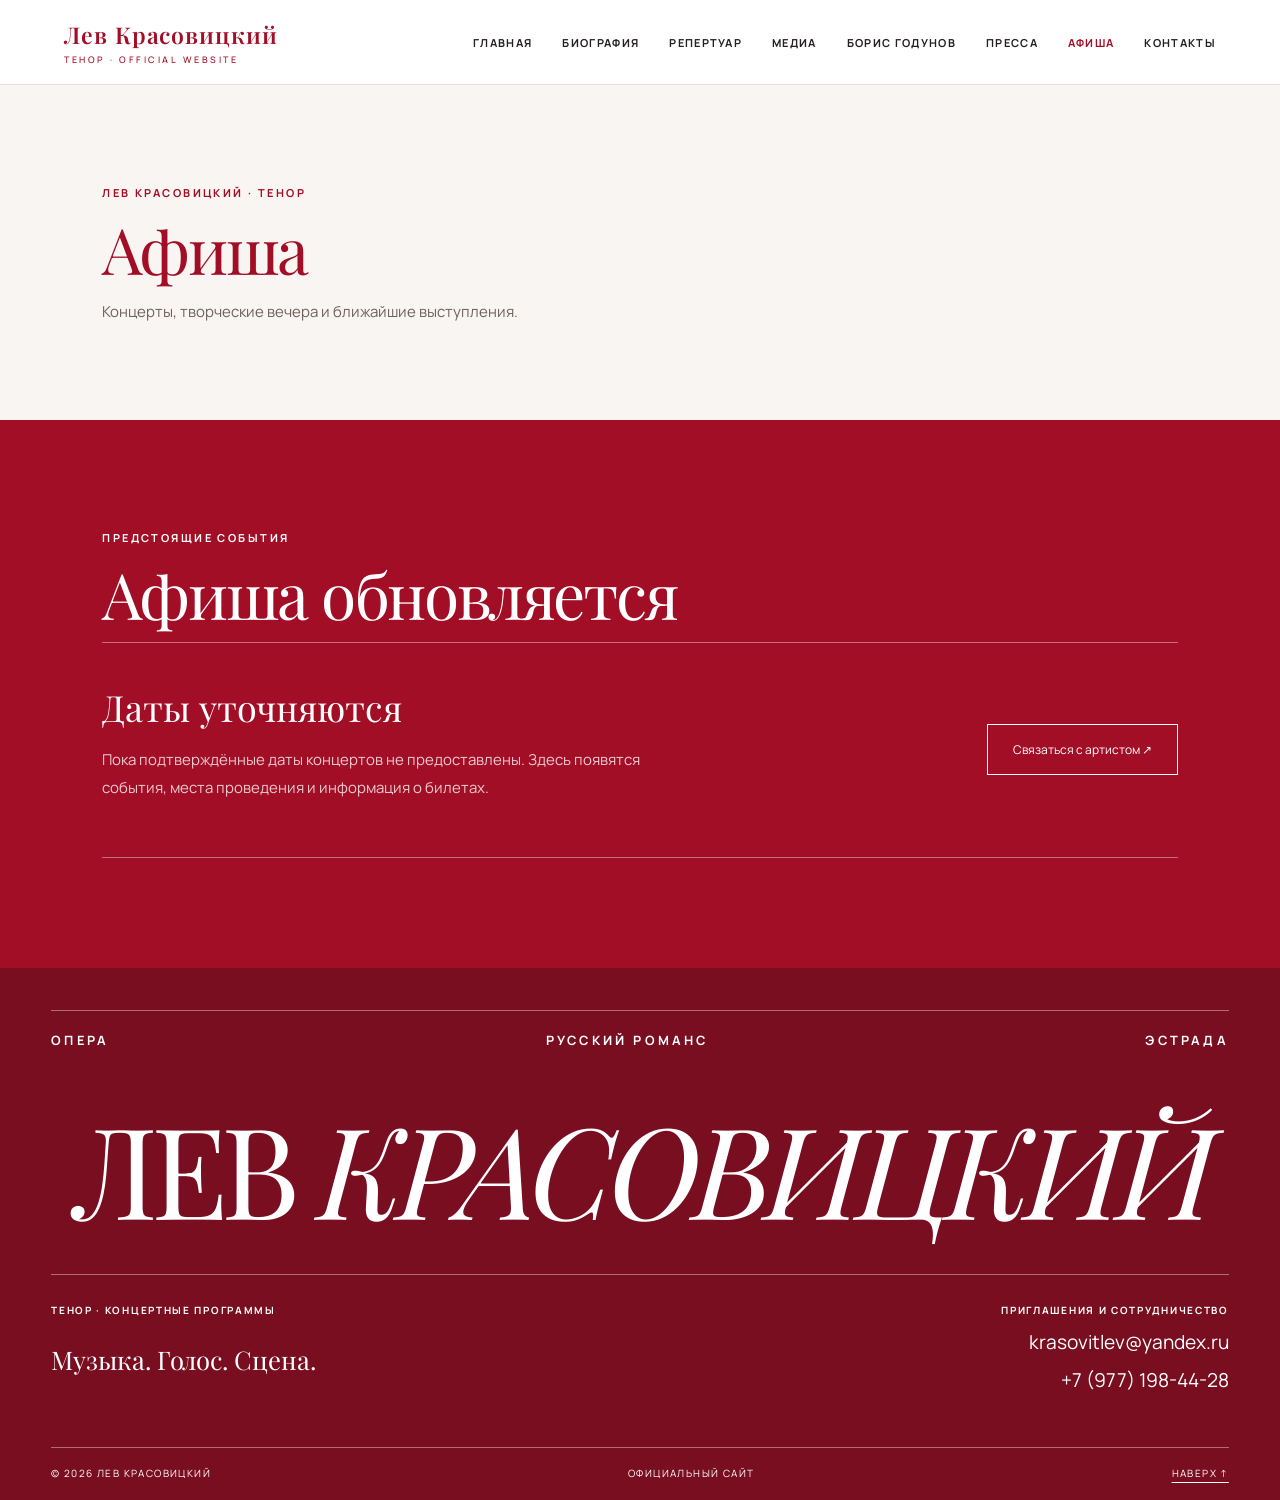
<file: schedule.html>
<!DOCTYPE html>

<html lang="ru"><head><meta charset="utf-8"/><meta content="width=device-width, initial-scale=1" name="viewport"/><meta content="#a20e26" name="theme-color"/><meta content="Лев Красовицкий — тенор. Опера, русский романс, концертные программы. Биография, репертуар, видео и контакты." name="description"/><title>Лев Красовицкий — тенор | Официальный сайт</title><link href="assets/css/site.css" rel="stylesheet"/></head><body><div class="preloader"><div>Лев Красовицкий<small>Тенор · Официальный сайт</small></div></div><header class="site-header"><a class="brand" href="index.html">Лев Красовицкий<small>Тенор · Official website</small></a><button aria-expanded="false" aria-label="Открыть меню" class="menu-button" type="button">☰</button><nav aria-label="Главное меню" class="nav"><a class="" href="index.html">Главная</a><a class="" href="about.html">Биография</a><a class="" href="repertoire.html">Репертуар</a><a class="" href="media.html">Медиа</a><a href="godunov.html">Борис Годунов</a><a class="" href="press.html">Пресса</a><a class="active" href="schedule.html">Афиша</a><a class="" href="contacts.html">Контакты</a></nav></header><main><div class="page-hero"><div class="eyebrow">Лев Красовицкий · Тенор</div><h1>Афиша</h1><p>Концерты, творческие вечера и ближайшие выступления.</p></div><section class="section red-section"><div class="eyebrow">Предстоящие события</div><h2>Афиша обновляется</h2><div class="schedule-box"><div><strong>Даты уточняются</strong><p>Пока подтверждённые даты концертов не предоставлены. Здесь появятся события, места проведения и информация о билетах.</p></div><a href="contacts.html">Связаться с артистом ↗</a></div></section></main><footer class="footer"><div class="footer-topline"><span>ОПЕРА</span><span>РУССКИЙ РОМАНС</span><span>ЭСТРАДА</span></div><div class="footer-masthead">ЛЕВ <span>КРАСОВИЦКИЙ</span></div><div class="footer-lower"><div><div class="footer-kicker">ТЕНОР · КОНЦЕРТНЫЕ ПРОГРАММЫ</div><p>Музыка. Голос. Сцена.</p></div><div class="footer-contact"><div class="footer-kicker">ПРИГЛАШЕНИЯ И СОТРУДНИЧЕСТВО</div><a href="mailto:krasovitlev@yandex.ru">krasovitlev@yandex.ru</a><a href="tel:+79771984428">+7 (977) 198-44-28</a></div></div><div class="footer-bottom"><span>© 2026 Лев Красовицкий</span><span>Официальный сайт</span><a href="index.html">НАВЕРХ ↑</a></div></footer><script src="assets/js/site.js"></script></body></html>
</file>
<file: assets/css/site.css>
@import url('https://fonts.googleapis.com/css2?family=Manrope:wght@400;500;600;700&family=Playfair+Display:ital,wght@0,400;0,500;0,600;1,400;1,500&display=swap');
:root{--red:#a20e26;--deep:#710b1a;--ink:#242020;--cream:#fffefd;--soft:#f8f5f2;--line:#e9d9d8;--serif:'Playfair Display',Georgia,serif;--sans:Manrope,Arial,sans-serif}*{box-sizing:border-box}html{scroll-behavior:smooth}body{margin:0;background:white;color:var(--ink);font-family:var(--sans);font-size:15px}a{color:inherit;text-decoration:none}img{display:block;max-width:100%}button{font:inherit}::selection{background:var(--red);color:white}.site-header{height:85px;display:flex;align-items:center;justify-content:space-between;position:sticky;top:0;z-index:100;background:rgba(255,255,255,.96);border-bottom:1px solid var(--line);padding:0 5vw;backdrop-filter:blur(12px)}.brand{font-family:var(--serif);font-size:23px;font-weight:600;letter-spacing:.04em;color:var(--red)}.brand small{display:block;font:500 9px var(--sans);letter-spacing:.28em;text-transform:uppercase;margin-top:3px}.nav{display:flex;align-items:center;gap:30px;font-size:11px;text-transform:uppercase;letter-spacing:.12em;font-weight:700}.nav a:hover,.active{color:var(--red)}.nav .nav-contact{padding:13px 19px;background:var(--red);color:white!important}.menu-button{display:none;border:0;background:none;color:var(--red);font-size:26px}.eyebrow{font-size:11px;color:var(--red);text-transform:uppercase;letter-spacing:.22em;font-weight:700}.hero{min-height:calc(100svh - 85px);display:grid;grid-template-columns:44% 56%;background:var(--soft)}.hero-copy{padding:8vw 5vw 6vw 8vw;display:flex;flex-direction:column;justify-content:center;align-items:flex-start}.hero h1{font:500 clamp(60px,7.4vw,133px)/.99 var(--serif);color:var(--red);letter-spacing:-.055em;margin:27px 0}.hero h1 em{font-weight:400}.hero-tag{font-size:14px;letter-spacing:.2em;text-transform:uppercase;border-top:1px solid var(--red);padding-top:16px;color:var(--red);font-weight:600}.hero-copy p{font-size:14px;line-height:1.85;max-width:400px;margin:28px 0 36px;color:#695e5c}.hero-image{position:relative;overflow:hidden;min-height:640px}.hero-image img{width:100%;height:100%;position:absolute;object-fit:cover;object-position:50% 28%}.hero-image:after{content:'';position:absolute;inset:0;background:linear-gradient(90deg,rgba(248,245,242,.08),transparent 20%)}.btn{display:inline-flex;align-items:center;gap:20px;padding:16px 25px;background:var(--red);border:1px solid var(--red);color:white;font-size:11px;font-weight:700;letter-spacing:.16em;text-transform:uppercase;transition:.25s}.btn:hover{background:var(--deep)}.btn.outline{background:transparent;color:var(--red)}.btn.outline:hover{background:var(--red);color:white}.hero-actions{display:flex;flex-wrap:wrap;gap:12px}.strip{background:var(--red);color:white;text-align:center;padding:19px 20px;font-size:10px;font-weight:700;letter-spacing:.24em;text-transform:uppercase}.section{padding:110px 8vw}.section-intro{display:flex;align-items:end;justify-content:space-between;gap:40px;margin-bottom:52px}.section h2,.page-hero h1{font:400 clamp(45px,5vw,85px)/1.08 var(--serif);color:var(--red);letter-spacing:-.035em;margin:14px 0}.section h2 em{font-weight:400}.section-desc{max-width:430px;color:#746864;line-height:1.8}.story{display:grid;grid-template-columns:1fr 1fr;gap:9vw;align-items:center}.story img{width:100%;max-height:720px;object-fit:cover;object-position:top}.story p,.prose p{line-height:1.95;color:#574e4a;font-size:16px}.story .lead{font:400 clamp(25px,2.8vw,42px)/1.35 var(--serif);color:var(--red)}.light{background:var(--soft)}.red-section{background:var(--red);color:white}.red-section h2,.red-section .eyebrow,.red-section .section-desc{color:white}.cards{display:grid;grid-template-columns:repeat(3,1fr);gap:20px}.card{background:white;border:1px solid var(--line);overflow:hidden}.card img{width:100%;aspect-ratio:4/4.7;object-fit:cover;object-position:top}.card-body{padding:27px}.card h3{font:400 29px var(--serif);color:var(--red);margin:8px 0 13px}.card p{color:#6c6260;line-height:1.7}.card .small{font-size:10px;letter-spacing:.16em;color:var(--red);font-weight:700;text-transform:uppercase}.schedule-box{border-top:1px solid rgba(255,255,255,.4);border-bottom:1px solid rgba(255,255,255,.4);padding:40px 0;display:flex;justify-content:space-between;align-items:center;gap:30px}.schedule-box strong{display:block;font:400 36px var(--serif);margin-bottom:10px}.schedule-box p{max-width:560px;color:rgba(255,255,255,.78);line-height:1.85}.schedule-box a{border:1px solid white;color:white;padding:16px 25px;white-space:nowrap;font-size:12px}.gallery{display:grid;grid-template-columns:repeat(3,1fr);gap:14px}.gallery a{overflow:hidden}.gallery img{width:100%;height:390px;object-fit:cover;object-position:top;transition:transform .5s}.gallery a:hover img{transform:scale(1.04)}.video-grid{display:grid;grid-template-columns:repeat(2,1fr);gap:24px}.video-card{background:white;border:1px solid var(--line)}.video-card video{display:block;width:100%;aspect-ratio:16/9;object-fit:contain;background:#1f1919}.video-card div{padding:20px 24px}.video-card h3{font:400 25px var(--serif);color:var(--red);margin:0 0 8px}.video-card p{font-size:13px;color:#716565;line-height:1.7}.footer{background:#7d1022;color:white;padding:75px 8vw 25px}.footer-grid{display:flex;justify-content:space-between;gap:35px;flex-wrap:wrap}.footer h2{font:400 48px var(--serif);margin:0 0 15px}.footer a{text-decoration:underline;text-underline-offset:5px}.footer .copyright{border-top:1px solid #ffffff4d;margin-top:65px;padding-top:20px;font-size:11px;letter-spacing:.1em}.page-hero{background:var(--soft);padding:100px 8vw 80px}.page-hero p{line-height:1.8;max-width:650px;color:#71615d}.two-col{display:grid;grid-template-columns:40% 1fr;gap:7vw;align-items:start}.two-col img{width:100%}.timeline{border-top:1px solid var(--line)}.timeline-item{border-bottom:1px solid var(--line);padding:28px 0;display:grid;grid-template-columns:120px 1fr;gap:25px}.timeline-item strong{color:var(--red)}.timeline-item h3{margin:0 0 6px;font:400 25px var(--serif);color:var(--red)}.timeline-item p{margin:0;color:#655b57;line-height:1.75}.rep-list{display:grid;grid-template-columns:repeat(2,1fr);gap:20px}.rep-item{padding:34px;background:var(--soft);border-top:3px solid var(--red)}.rep-item h3{font:400 30px var(--serif);color:var(--red);margin:0 0 15px}.rep-item p{line-height:1.8;color:#5d5250}.contact-list{font:400 clamp(20px,3vw,36px)/1.8 var(--serif);color:var(--red)}.contact-list a{text-decoration:underline;text-underline-offset:6px}.note{font-size:13px;line-height:1.8;color:#887a75}.backlink{color:var(--red);font-size:12px;letter-spacing:.12em;text-transform:uppercase}.reveal{opacity:0;transform:translateY(25px);transition:opacity .7s,transform .7s}.reveal.visible{opacity:1;transform:none}.preloader{position:fixed;inset:0;background:var(--red);color:white;display:flex;align-items:center;justify-content:center;z-index:9999;transition:opacity .5s,visibility .5s}.preloader.done{opacity:0;visibility:hidden}.preloader div{text-align:center;font:400 clamp(30px,5vw,70px) var(--serif)}.preloader small{display:block;font:500 11px var(--sans);letter-spacing:.3em;margin-top:18px;text-transform:uppercase}@media(max-width:900px){.site-header{height:72px}.nav{display:none;position:absolute;top:72px;left:0;right:0;background:white;padding:22px 5vw 32px;flex-direction:column;align-items:flex-start;box-shadow:0 12px 20px #0001}.nav.open{display:flex}.menu-button{display:block}.hero{grid-template-columns:1fr}.hero-copy{padding:80px 7vw}.hero-image{min-height:70svh;order:-1}.hero-image img{object-position:center 21%}.hero h1{font-size:clamp(58px,12vw,100px)}.section{padding:70px 6vw}.section-intro,.story,.two-col{display:block}.section-intro .section-desc{margin-top:14px}.story img{margin-bottom:34px}.cards,.gallery{grid-template-columns:repeat(2,1fr)}.video-grid{grid-template-columns:1fr}}@media(max-width:600px){.hero-image{min-height:54svh}.hero-copy{padding:50px 7vw}.brand{font-size:18px}.cards,.gallery,.rep-list{grid-template-columns:1fr}.gallery img{height:440px}.schedule-box{display:block}.schedule-box a{display:inline-block;margin-top:15px}.timeline-item{grid-template-columns:1fr;gap:5px}.page-hero{padding:70px 7vw 45px}.footer h2{font-size:38px}}
/* Press and recording update */
.press-grid{display:grid;grid-template-columns:repeat(3,minmax(0,1fr));gap:18px}.press-card{border:1px solid var(--line);background:white;min-height:295px;padding:30px;display:flex;flex-direction:column}.press-source{color:var(--red);font-size:10px;font-weight:700;text-transform:uppercase;letter-spacing:.16em}.press-card h3{font:400 clamp(23px,2vw,31px)/1.2 var(--serif);color:var(--red);margin:20px 0 12px}.press-card p{color:#655b57;line-height:1.8;font-size:13px;flex:1}.press-card a{color:var(--red);font-weight:700;font-size:12px;padding-top:14px;border-top:1px solid var(--line)}.audio-feature{display:grid;grid-template-columns:32% 1fr;align-items:center;gap:5vw;background:#fff;border:1px solid var(--line);padding:22px}.audio-art img{aspect-ratio:1;object-fit:cover;object-position:top;width:100%}.audio-copy h3{font:400 clamp(38px,5vw,76px) var(--serif);color:var(--red);margin:12px 0}.audio-copy p{line-height:1.85;color:#5f5652}.audio-copy .audio-note{font-size:12px;color:#897976;margin-top:16px}.video-card .small{font-size:10px;color:var(--red);font-weight:700;letter-spacing:.12em;text-transform:uppercase;margin-bottom:8px}.video-card.video-portrait video{object-fit:contain;aspect-ratio:16/9}.video-card video{background:#150f11}.press-card a:hover{text-decoration:underline}.audio-copy .btn{margin-top:10px}@media(max-width:900px){.press-grid{grid-template-columns:repeat(2,1fr)}}@media(max-width:600px){.press-grid,.audio-feature{grid-template-columns:1fr}.video-card.video-portrait video{aspect-ratio:9/12}.press-card{min-height:auto}}

/* Documentary theatre archive */
.archive-feature{display:grid;grid-template-columns:minmax(170px,.65fr) minmax(0,1.35fr);gap:clamp(25px,5vw,85px);align-items:center}.archive-feature img{width:100%;height:auto;aspect-ratio:3/4;object-fit:cover}.archive-feature h3{font-size:clamp(25px,3vw,46px);margin:0 0 22px}.archive-feature p{line-height:1.75}.archive-notice{border-left:3px solid #9d1830;padding-left:18px;font-size:.93rem}.archive-timeline{margin-top:36px;display:grid;gap:0;border-top:1px solid #d7c6c3}.archive-time{display:grid;grid-template-columns:130px 1fr;gap:20px;border-bottom:1px solid #d7c6c3;padding:20px 0}.archive-time strong{color:#a20e26;font-size:1.25rem}.archive-time p{margin:0;line-height:1.6}.archive-links{display:grid;grid-template-columns:repeat(3,minmax(0,1fr));gap:16px;margin-top:34px}.archive-card{border:1px solid #d9cdca;padding:25px;background:#fff;color:#231c1b;min-width:0}.archive-card h3{font-size:clamp(20px,1.8vw,26px);line-height:1.2;margin:15px 0}.archive-card p{line-height:1.6}.archive-card a{display:block;color:#9f1730;font-weight:600;margin-top:13px;text-decoration:underline;text-underline-offset:4px;overflow-wrap:anywhere}.archive-spotlight{border-top:1px solid #e5d5d2}@media(max-width:900px){.archive-links{grid-template-columns:repeat(2,minmax(0,1fr))}}@media(max-width:650px){.archive-feature,.archive-links{grid-template-columns:1fr}.archive-feature img{max-width:340px}.archive-time{grid-template-columns:1fr;gap:5px}.archive-card{padding:20px}}

/* 2026 visual refresh: photographic programme cards */
.cards{gap:clamp(12px,1.8vw,27px)}
.program-card{position:relative;aspect-ratio:9/16;isolation:isolate;border:0;overflow:hidden;background:#e6e1df}
.program-card>img{position:absolute;inset:0;width:100%;height:100%;aspect-ratio:auto;object-fit:cover;object-position:center;transition:transform .65s ease}
.program-card:hover>img{transform:scale(1.045)}
.program-card:after{content:'';position:absolute;inset:0;z-index:0;background:linear-gradient(180deg,transparent 48%,rgba(0,0,0,.15) 100%);pointer-events:none}
.program-glass{position:absolute;z-index:1;right:0;bottom:clamp(24px,6%,62px);width:min(91%,360px);padding:clamp(18px,2.2vw,32px);text-align:right;background:rgba(255,255,255,.77);-webkit-backdrop-filter:blur(18px);backdrop-filter:blur(18px);border:1px solid rgba(255,255,255,.78);border-right:0;box-shadow:0 12px 35px #0000001c}
.program-glass .small{color:#a20e26;font-size:10px;letter-spacing:.15em}
.program-glass h3{font:400 clamp(24px,2.4vw,39px)/1.14 var(--serif);color:#981027;margin:12px 0}
.program-glass p{font-size:clamp(11px,.9vw,14px);line-height:1.6;color:#7c1a2a;margin:0}
/* full width editorial footer */
.footer{background:#790e21;color:#fff;padding:42px 4vw 20px;overflow:hidden}
.footer-topline{display:flex;justify-content:space-between;gap:12px;border-top:1px solid #ffffff65;padding-top:20px;font-size:clamp(9px,1vw,13px);letter-spacing:.25em;font-weight:700}
.footer-masthead{white-space:nowrap;text-align:center;font-family:var(--serif);font-size:clamp(43px,9.9vw,180px);font-weight:400;line-height:1.12;letter-spacing:-.055em;margin:48px -1vw 35px}
.footer-masthead span{font-style:italic}
.footer-lower{display:flex;justify-content:space-between;gap:28px;padding:28px 0 45px;border-top:1px solid #ffffff65}
.footer-kicker{font-size:10px;font-weight:700;letter-spacing:.17em}
.footer-lower p{font-family:var(--serif);font-size:clamp(20px,2vw,30px)}
.footer-contact{display:flex;flex-direction:column;gap:12px;align-items:flex-end;text-align:right}
.footer-contact a{font-size:clamp(14px,1.5vw,24px);overflow-wrap:anywhere;text-decoration:none}
.footer-contact a:hover{text-decoration:underline}
.footer-bottom{display:flex;justify-content:space-between;gap:16px;border-top:1px solid #ffffff65;padding-top:18px;font-size:10px;text-transform:uppercase;letter-spacing:.14em}
@media(max-width:900px){.program-glass{width:94%}.footer-masthead{font-size:10vw}}
@media(max-width:600px){.cards{grid-template-columns:1fr}.program-card{max-width:480px;width:100%;margin-inline:auto}.program-glass{width:85%;padding:22px}.footer{padding:32px 5vw 22px}.footer-masthead{font-size:10.8vw;margin:36px -2vw}.footer-topline{font-size:8px;letter-spacing:.07em}.footer-lower{display:block}.footer-contact{align-items:flex-start;text-align:left;margin-top:28px}.footer-bottom{flex-wrap:wrap;font-size:9px}}
</file>
